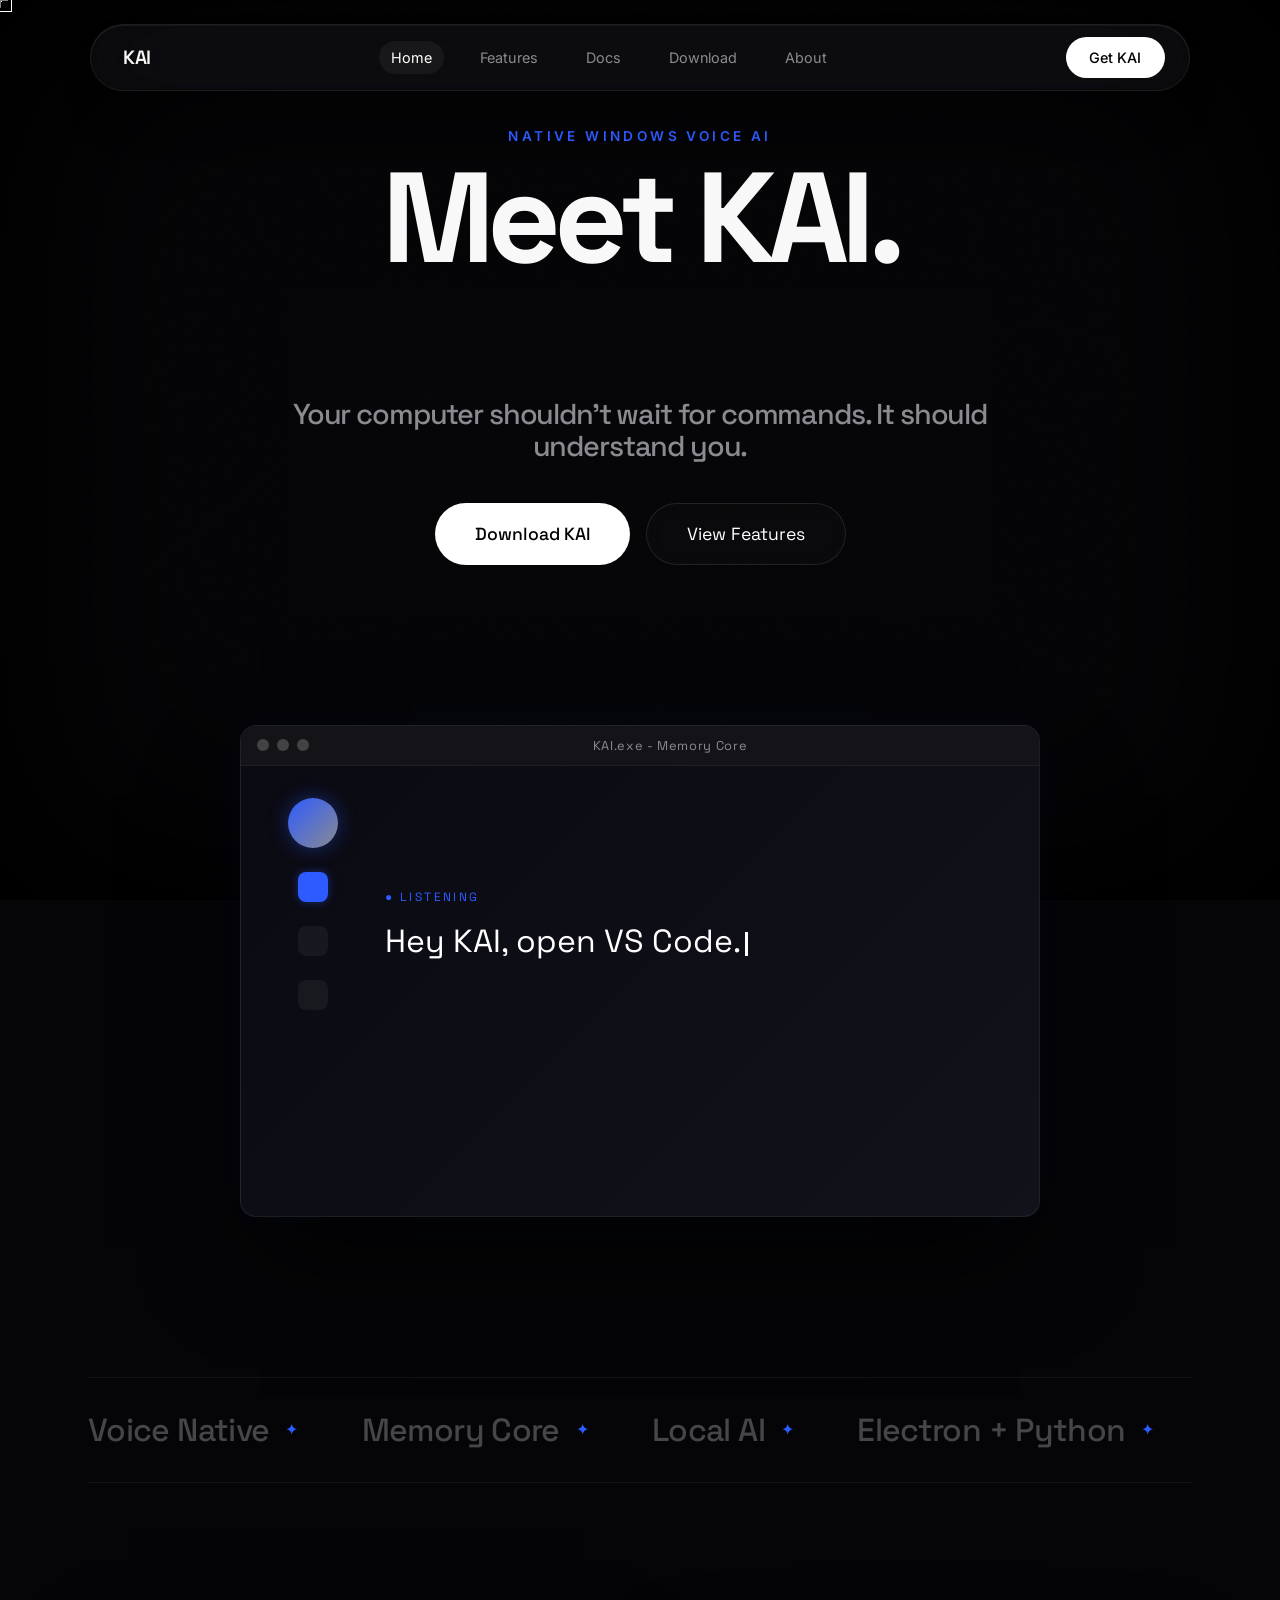
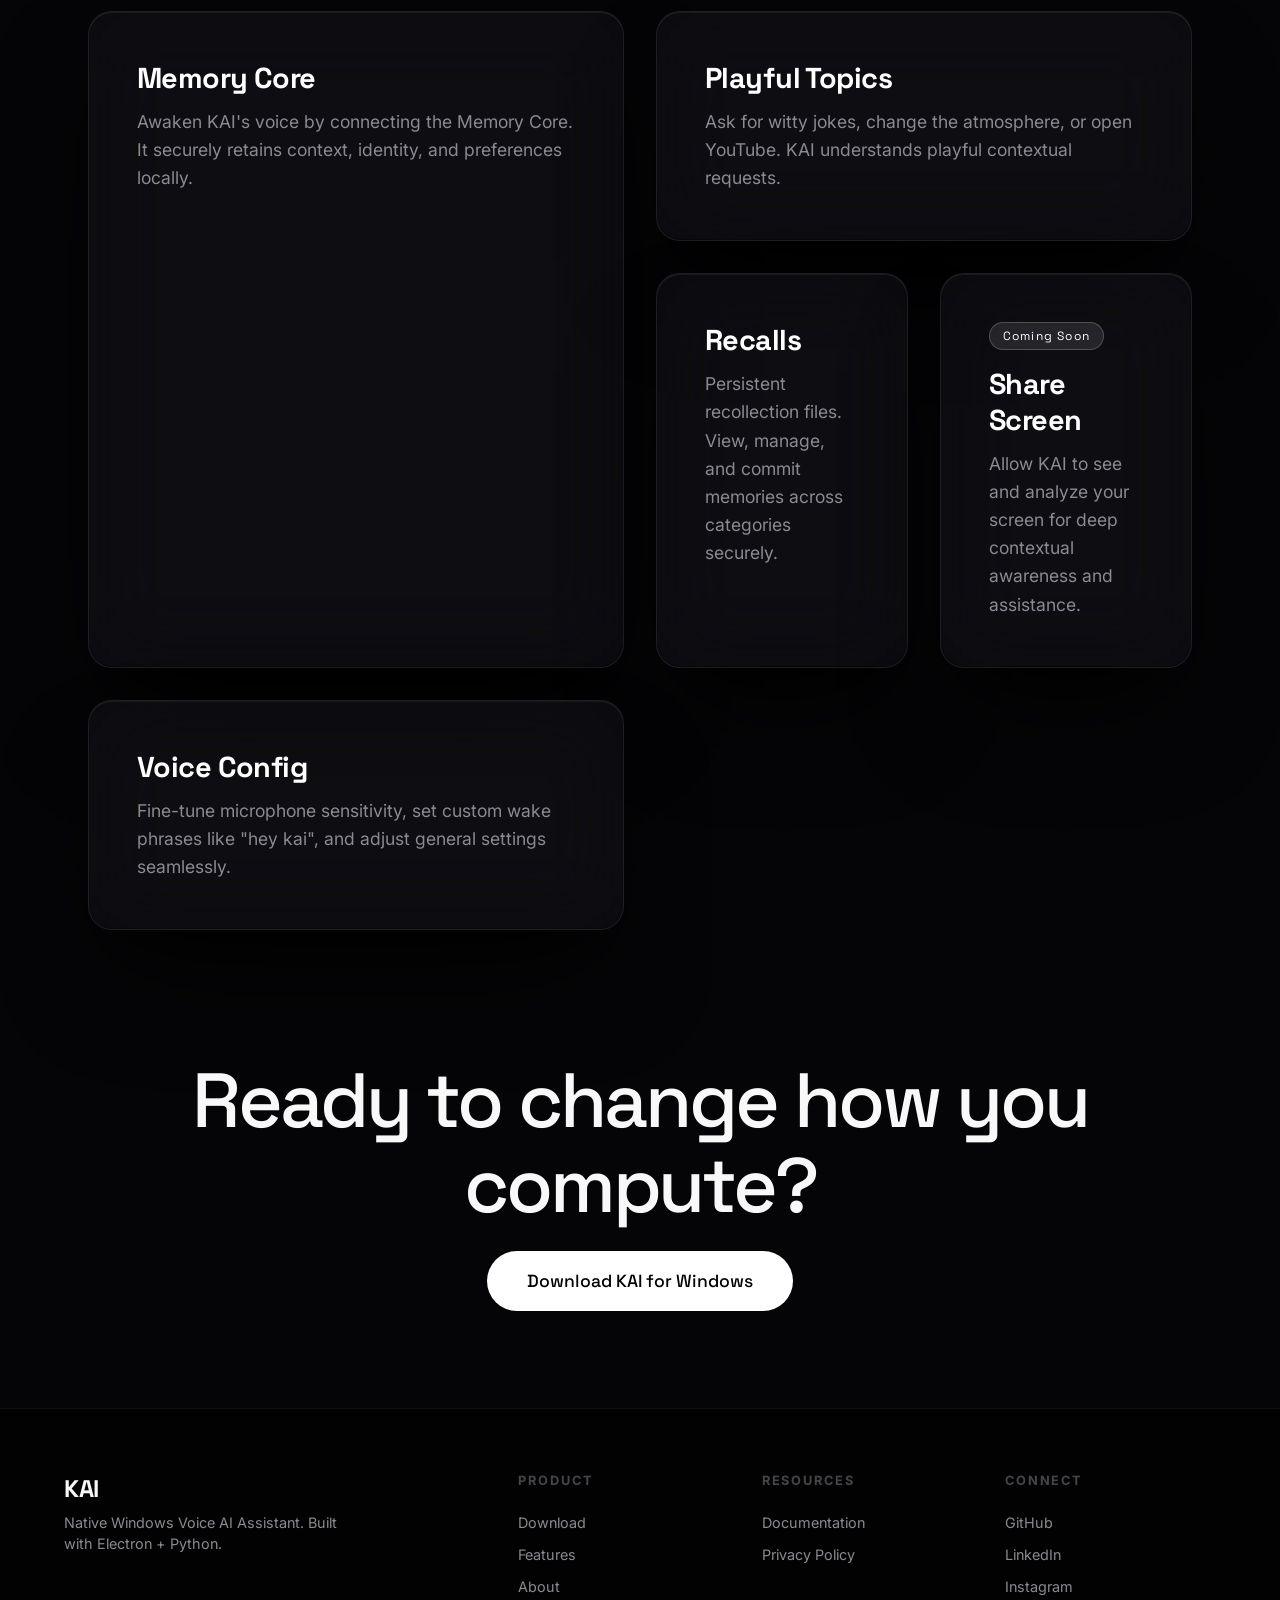
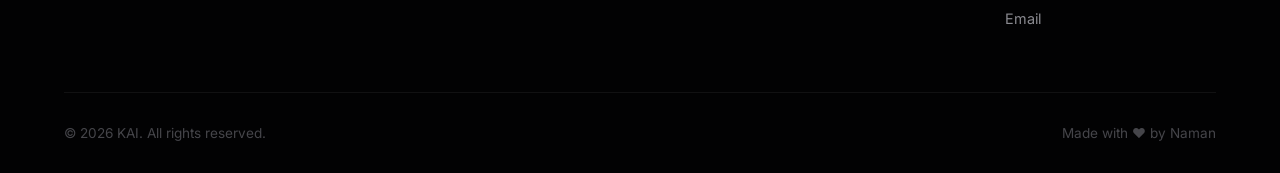
<file: index.html>
<!DOCTYPE html>
<html lang="en">
<head>
<meta charset="UTF-8">
<meta name="viewport" content="width=device-width, initial-scale=1.0">
<title>KAI — Native Windows Voice AI Assistant</title>
<link rel="preconnect" href="https://fonts.googleapis.com">
<link href="https://fonts.googleapis.com/css2?family=Inter:wght@300;400;500;600&family=Space+Grotesk:wght@300;400;500;600;700&display=swap" rel="stylesheet">
<link rel="stylesheet" href="styles.css?v=14">
</head>
<body>
<div class="scroll-progress" id="scroll-progress"></div>
<div class="loader" id="loader">
  <div class="loader-ring"></div>
  <div class="loader-logo">KAI</div>
  <div class="loader-text">Initializing Core</div>
</div>
<div class="page-transition" id="page-transition"></div>

<canvas class="bg-canvas" id="bg-canvas"></canvas>
<div class="grain"></div>
<div class="vignette"></div>

<div class="cursor-reticle"></div><div class="cursor-dot"></div><div class="cursor-cross"></div><div class="cursor-cross v"></div>

<nav class="liquid-glass" id="nav">
  <div class="lg-backdrop"></div><div class="lg-edge"></div>
  <a href="index.html" class="nav-logo">KAI</a>
  <div class="nav-links">
    <a href="index.html" class="nav-link active">Home</a>
    <a href="features.html" class="nav-link">Features</a>
    <a href="docs.html" class="nav-link">Docs</a>
    <a href="download.html" class="nav-link">Download</a>
    <a href="about.html" class="nav-link">About</a>
  </div>
  <a href="download.html" class="nav-cta">Get KAI</a>
</nav>

<main class="page-container">
  <div class="text-center section-spacing">
    <span class="section-label reveal">Native Windows Voice AI</span>
    <h1 class="hero-title split-text">Meet <span class="text-gradient-fun">KAI.</span></h1>
    <div class="hero-waveform reveal reveal-delay-1">
      <div class="wave-bar"></div><div class="wave-bar"></div><div class="wave-bar"></div><div class="wave-bar"></div><div class="wave-bar"></div><div class="wave-bar"></div><div class="wave-bar"></div>
    </div>
    <p class="large-text text-secondary-highlight max-width-800 reveal reveal-delay-2" style="font-size: clamp(1.2rem, 3vw, 1.8rem); margin-bottom: 2.5rem;">
      Your computer shouldn't wait for commands. It should understand you.
    </p>
    <div class="reveal reveal-delay-3" style="display: flex; gap: 1rem; justify-content: center; flex-wrap: wrap;">
      <a href="download.html" class="btn-primary">Download KAI</a>
      <a href="features.html" class="btn-secondary">View Features</a>
    </div>
  </div>

  <div class="reveal-scale section-spacing live-preview-wrapper">
    <div class="live-preview">
      <div class="lp-header">
        <div class="lp-dot"></div><div class="lp-dot"></div><div class="lp-dot"></div>
        <div class="lp-title">KAI.exe - Memory Core</div>
      </div>
      <div class="lp-body">
        <div class="lp-sidebar">
          <div class="lp-avatar"></div>
          <div class="lp-nav-icon active"></div>
          <div class="lp-nav-icon"></div>
          <div class="lp-nav-icon"></div>
        </div>
        <div class="lp-main">
          <div class="lp-status">● Listening</div>
          <div class="lp-text"></div>
          <div class="lp-waveform">
            <div class="lp-bar"></div><div class="lp-bar"></div><div class="lp-bar"></div><div class="lp-bar"></div><div class="lp-bar"></div><div class="lp-bar"></div><div class="lp-bar"></div><div class="lp-bar"></div><div class="lp-bar"></div><div class="lp-bar"></div>
          </div>
        </div>
      </div>
    </div>
  </div>

  <div class="marquee">
    <div class="marquee-content">
      <div class="marquee-item">Voice Native</div><div class="marquee-item">Memory Core</div><div class="marquee-item">Local AI</div><div class="marquee-item">Electron + Python</div><div class="marquee-item">Windows 10/11</div>
      <div class="marquee-item">Voice Native</div><div class="marquee-item">Memory Core</div><div class="marquee-item">Local AI</div><div class="marquee-item">Electron + Python</div><div class="marquee-item">Windows 10/11</div>
    </div>
  </div>

  <div class="bento-grid">
    <div class="bento-item reveal-pop">
      <div class="liquid-glass glass-card"><div class="lg-backdrop"></div><div class="lg-edge"></div>
        <h3>Memory Core</h3>
        <p>Awaken KAI's voice by connecting the Memory Core. It securely retains context, identity, and preferences locally.</p>
      </div>
    </div>
    <div class="bento-item reveal-pop reveal-delay-1">
      <div class="liquid-glass glass-card"><div class="lg-backdrop"></div><div class="lg-edge"></div>
        <h3>Playful Topics</h3>
        <p>Ask for witty jokes, change the atmosphere, or open YouTube. KAI understands playful contextual requests.</p>
      </div>
    </div>
    <div class="bento-item reveal-pop reveal-delay-2">
      <div class="liquid-glass glass-card"><div class="lg-backdrop"></div><div class="lg-edge"></div>
        <h3>Recalls</h3>
        <p>Persistent recollection files. View, manage, and commit memories across categories securely.</p>
      </div>
    </div>
    <div class="bento-item reveal-pop reveal-delay-3">
      <div class="liquid-glass glass-card"><div class="lg-backdrop"></div><div class="lg-edge"></div>
        <span class="coming-soon-tag">Coming Soon</span>
        <h3>Share Screen</h3>
        <p>Allow KAI to see and analyze your screen for deep contextual awareness and assistance.</p>
      </div>
    </div>
    <div class="bento-item reveal-pop">
      <div class="liquid-glass glass-card"><div class="lg-backdrop"></div><div class="lg-edge"></div>
        <h3>Voice Config</h3>
        <p>Fine-tune microphone sensitivity, set custom wake phrases like "hey kai", and adjust general settings seamlessly.</p>
      </div>
    </div>
  </div>

  <div class="text-center reveal">
    <h2 class="large-text">Ready to change how you compute?</h2>
    <a href="download.html" class="btn-primary">Download KAI for Windows</a>
  </div>
</main>

<footer>
  <div class="footer-grid">
    <div class="footer-brand"><h4>KAI</h4><p>Native Windows Voice AI Assistant. Built with Electron + Python.</p></div>
    <div class="footer-col"><h5>Product</h5><ul><li><a href="download.html">Download</a></li><li><a href="features.html">Features</a></li><li><a href="about.html">About</a></li></ul></div>
    <div class="footer-col"><h5>Resources</h5><ul><li><a href="docs.html">Documentation</a></li><li><a href="privacy.html">Privacy Policy</a></li></ul></div>
    <div class="footer-col"><h5>Connect</h5><ul>
      <li><a href="https://github.com/Naman-Aggarwal-dev" target="_blank">GitHub</a></li>
      <li><a href="https://www.linkedin.com/in/naman-aggarwal-3a08b0307/" target="_blank">LinkedIn</a></li>
      <li><a href="https://www.instagram.com/naman_aggarwall/" target="_blank">Instagram</a></li>
      <li><a href="mailto:namansingla8371@gmail.com">Email</a></li>
    </ul></div>
  </div>
  <div class="footer-bottom"><p>© 2026 KAI. All rights reserved.</p><p>Made with ❤️ by Naman</p></div>
</footer>

<script src="app.js?v=14"></script>
</body>
</html>
</file>
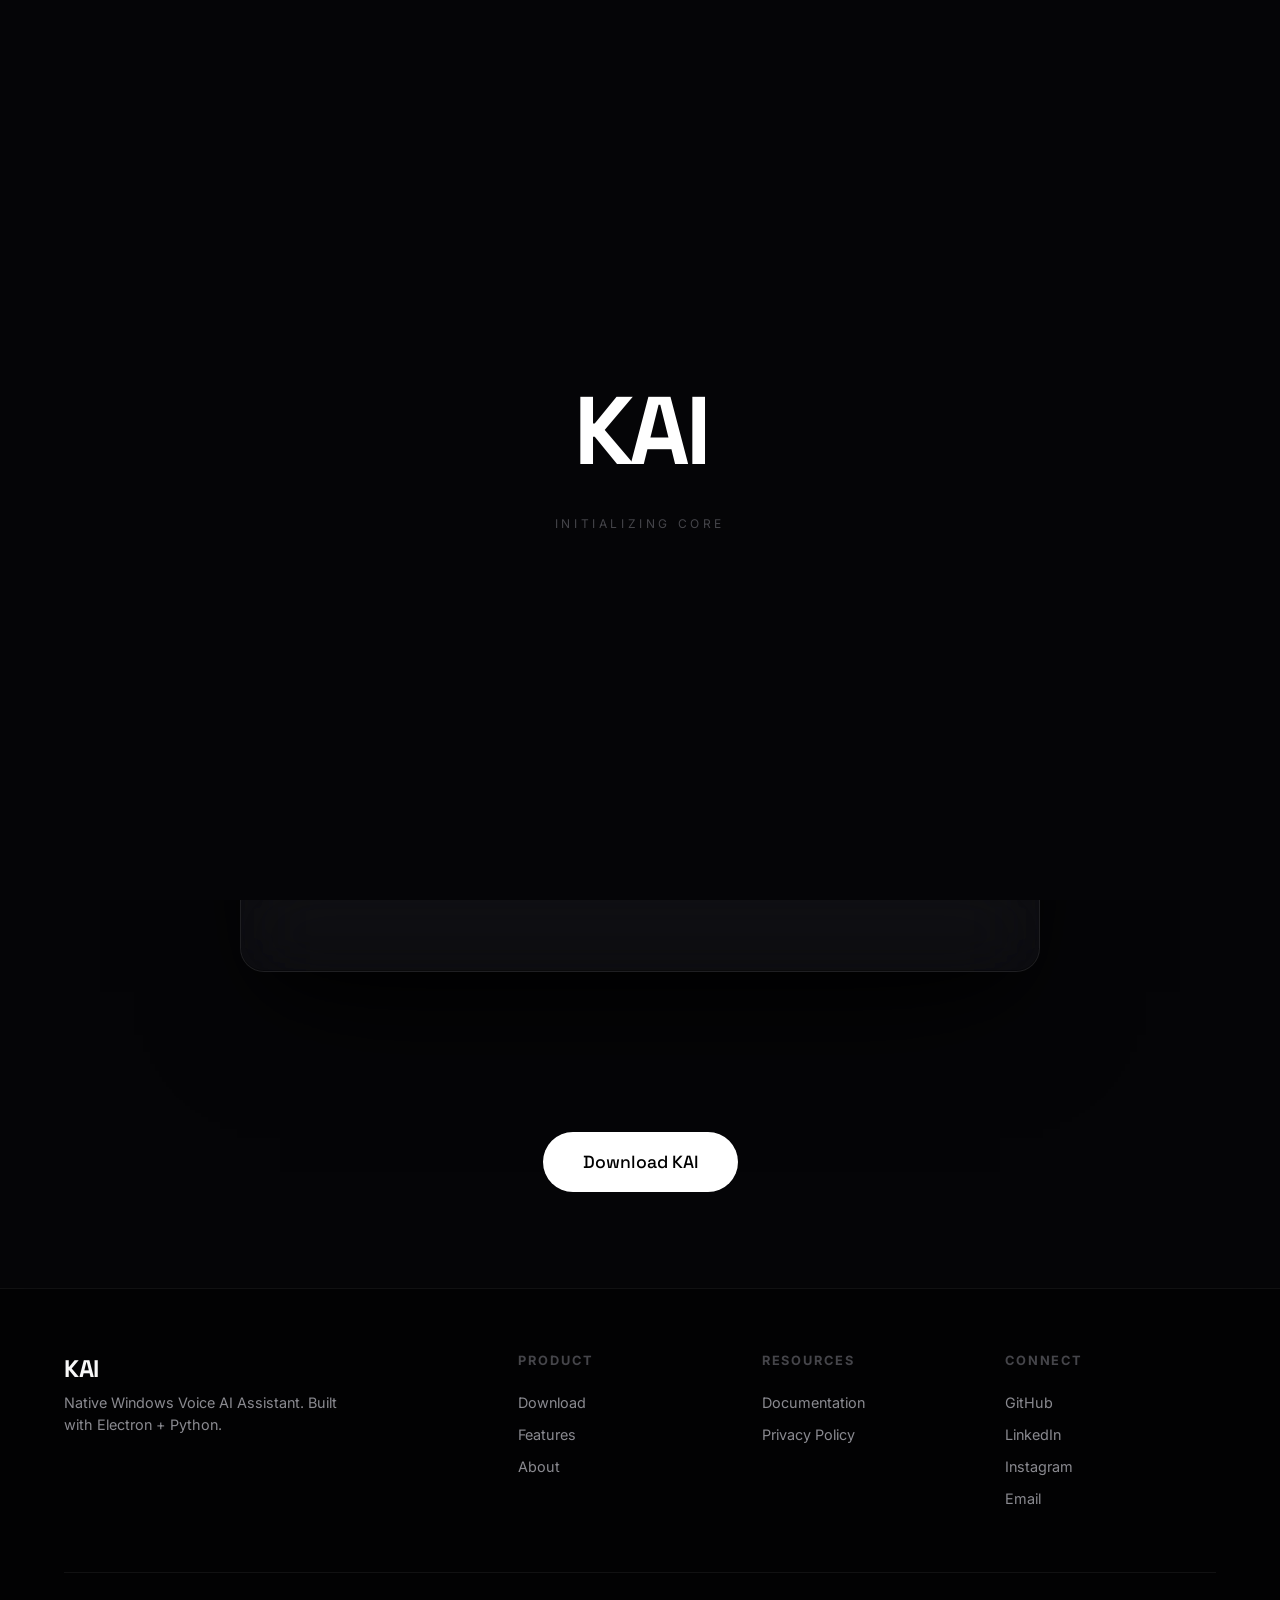
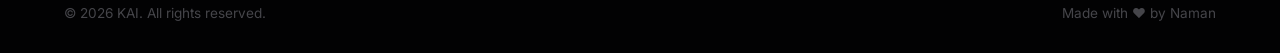
<file: about.html>
<!DOCTYPE html>
<html lang="en">
<head>
<meta charset="UTF-8">
<meta name="viewport" content="width=device-width, initial-scale=1.0">
<title>About — KAI</title>
<link rel="preconnect" href="https://fonts.googleapis.com">
<link href="https://fonts.googleapis.com/css2?family=Inter:wght@300;400;500;600&family=Space+Grotesk:wght@300;400;500;600;700&display=swap" rel="stylesheet">
<link rel="stylesheet" href="styles.css?v=10">
</head>
<body>

<div class="loader" id="loader">
  <div class="loader-logo">KAI</div>
  <div class="loader-bar-container"><div class="loader-bar"></div></div>
  <div class="loader-text">Initializing Core</div>
</div>
<div class="page-transition" id="page-transition"></div>

<canvas class="bg-canvas" id="bg-canvas"></canvas>
<div class="grain"></div>
<div class="vignette"></div>

<div class="cursor-reticle"></div>
<div class="cursor-dot"></div>
<div class="cursor-cross"></div>
<div class="cursor-cross v"></div>

<nav class="liquid-glass" id="nav">
  <div class="lg-backdrop"></div><div class="lg-edge"></div>
  <a href="index.html" class="nav-logo">KAI</a>
  <div class="nav-links">
    <a href="index.html" class="nav-link">Home</a>
    <a href="features.html" class="nav-link">Features</a>
    <a href="docs.html" class="nav-link">Docs</a>
    <a href="download.html" class="nav-link">Download</a>
    <a href="about.html" class="nav-link active">About</a>
  </div>
  <a href="download.html" class="nav-cta">Get KAI</a>
</nav>

<main class="page-container">
  <div class="text-center section-spacing">
    <span class="section-label reveal">Philosophy</span>
    <h1 class="large-text split-text">Your desktop deserves a better assistant.</h1>
  </div>

  <div class="max-width-800 section-spacing">
    <div class="reveal">
      <div class="liquid-glass glass-card">
        <div class="lg-backdrop"></div><div class="lg-edge"></div>
        <p class="paragraph-text" style="color: var(--text-primary); font-size: 1.4rem; margin-bottom: 1.5rem;">
          KAI is not a chatbot. KAI is not a web application.
        </p>
        <p class="paragraph-text">
          We believe AI should live where you work—not in a browser tab. For too long, digital assistants have been locked behind search engines or confined to mobile devices. KAI breaks that mold.
        </p>
        <p class="paragraph-text">
          Built with Electron and Python, KAI is installed directly on Windows to provide a native, voice-first experience. Unlike cloud-based assistants, KAI is designed to understand your system, manage your files, and control your applications through natural conversation.
        </p>
        <p class="paragraph-text">
          We are dedicated to building companionship, intelligence, and presence, wrapped in a minimal interface that gets out of your way. This is just the beginning.
        </p>
      </div>
    </div>
  </div>

  <div class="text-center reveal">
    <a href="download.html" class="btn-primary">Download KAI</a>
  </div>
</main>

<footer>
  <div class="footer-grid">
    <div class="footer-brand">
      <h4>KAI</h4>
      <p>Native Windows Voice AI Assistant. Built with Electron + Python.</p>
    </div>
    <div class="footer-col">
      <h5>Product</h5>
      <ul>
        <li><a href="download.html">Download</a></li>
        <li><a href="features.html">Features</a></li>
        <li><a href="about.html">About</a></li>
      </ul>
    </div>
    <div class="footer-col">
      <h5>Resources</h5>
      <ul>
        <li><a href="docs.html">Documentation</a></li>
        <li><a href="privacy.html">Privacy Policy</a></li>
      </ul>
    </div>
    <div class="footer-col">
      <h5>Connect</h5>
      <ul>
        <li><a href="https://github.com/Naman-Aggarwal-dev" target="_blank">GitHub</a></li>
        <li><a href="https://www.linkedin.com/in/naman-aggarwal-3a08b0307/" target="_blank">LinkedIn</a></li>
        <li><a href="https://www.instagram.com/naman_aggarwall/" target="_blank">Instagram</a></li>
        <li><a href="mailto:namansingla8371@gmail.com">Email</a></li>
      </ul>
    </div>
  </div>
  <div class="footer-bottom">
    <p>© 2026 KAI. All rights reserved.</p>
    <p>Made with ❤️ by Naman</p>
  </div>
</footer>

<script src="app.js?v=10"></script>
</body>
</html>
</file>
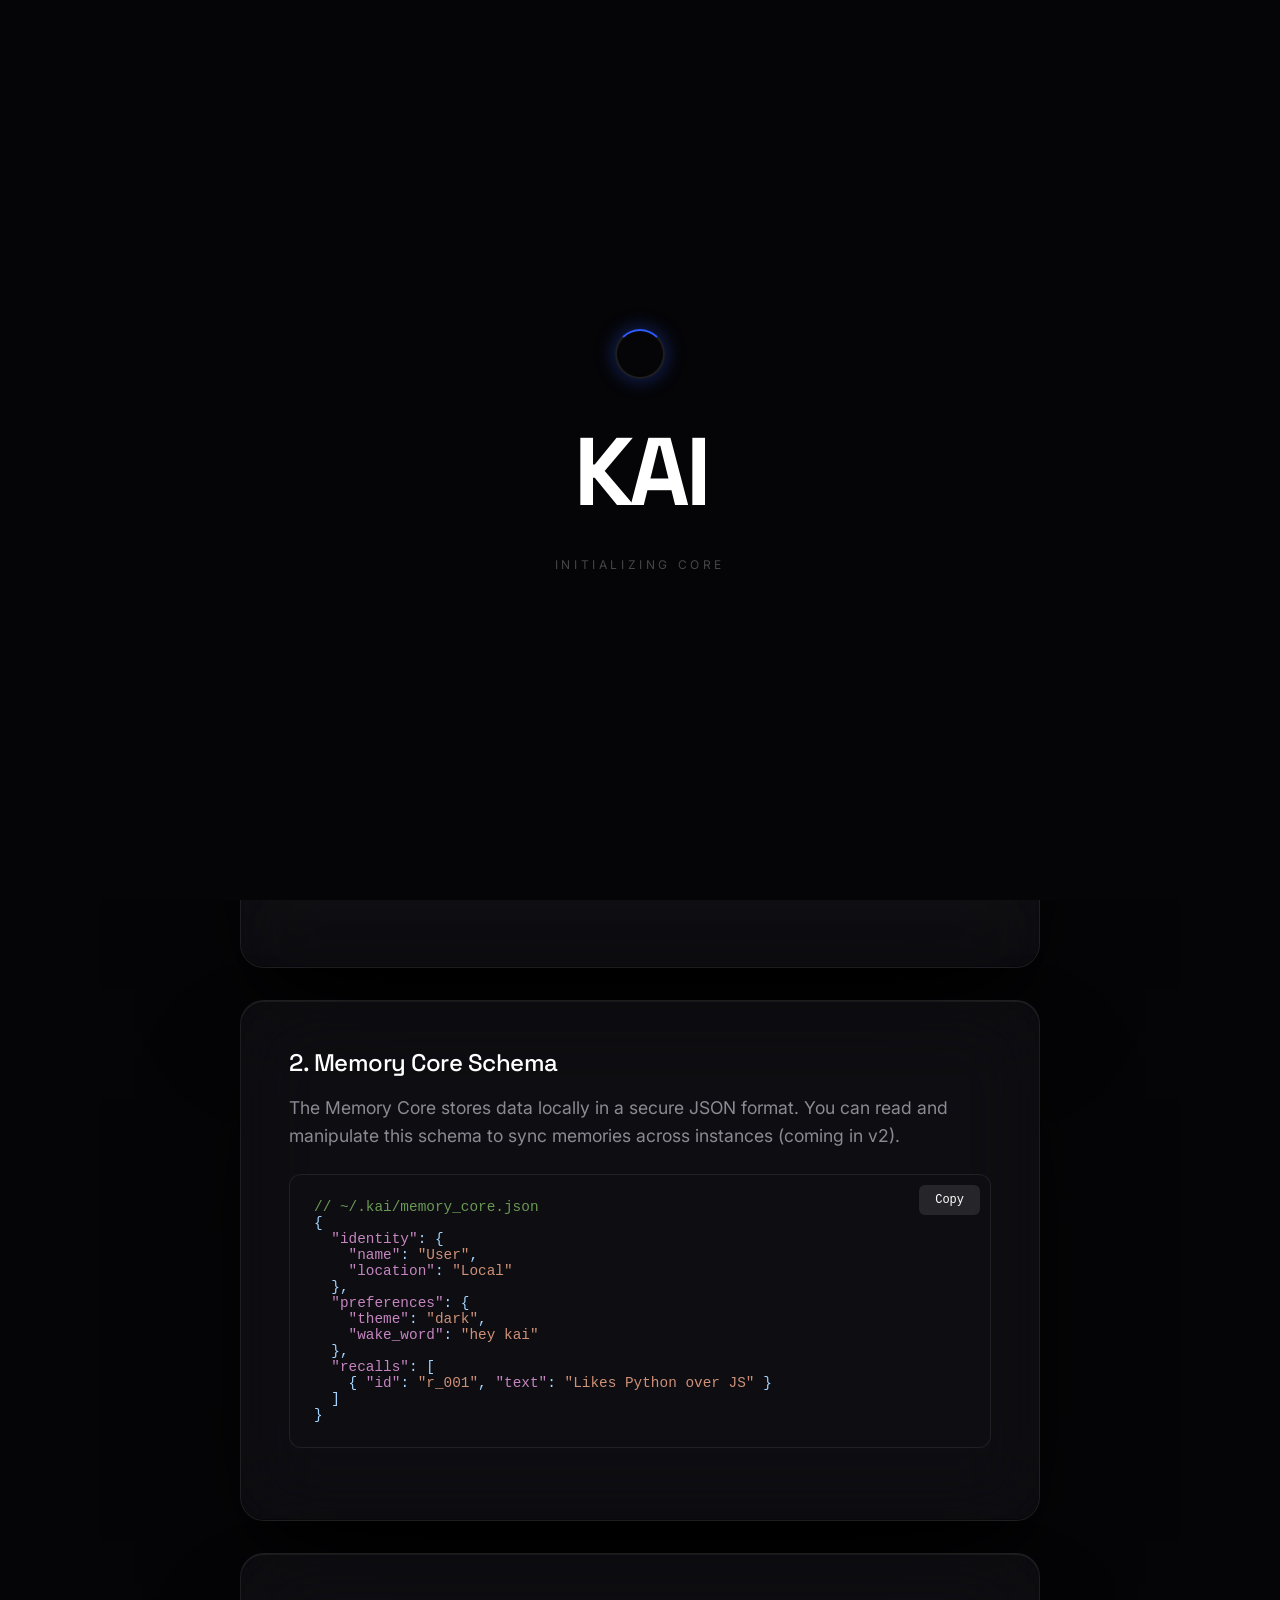
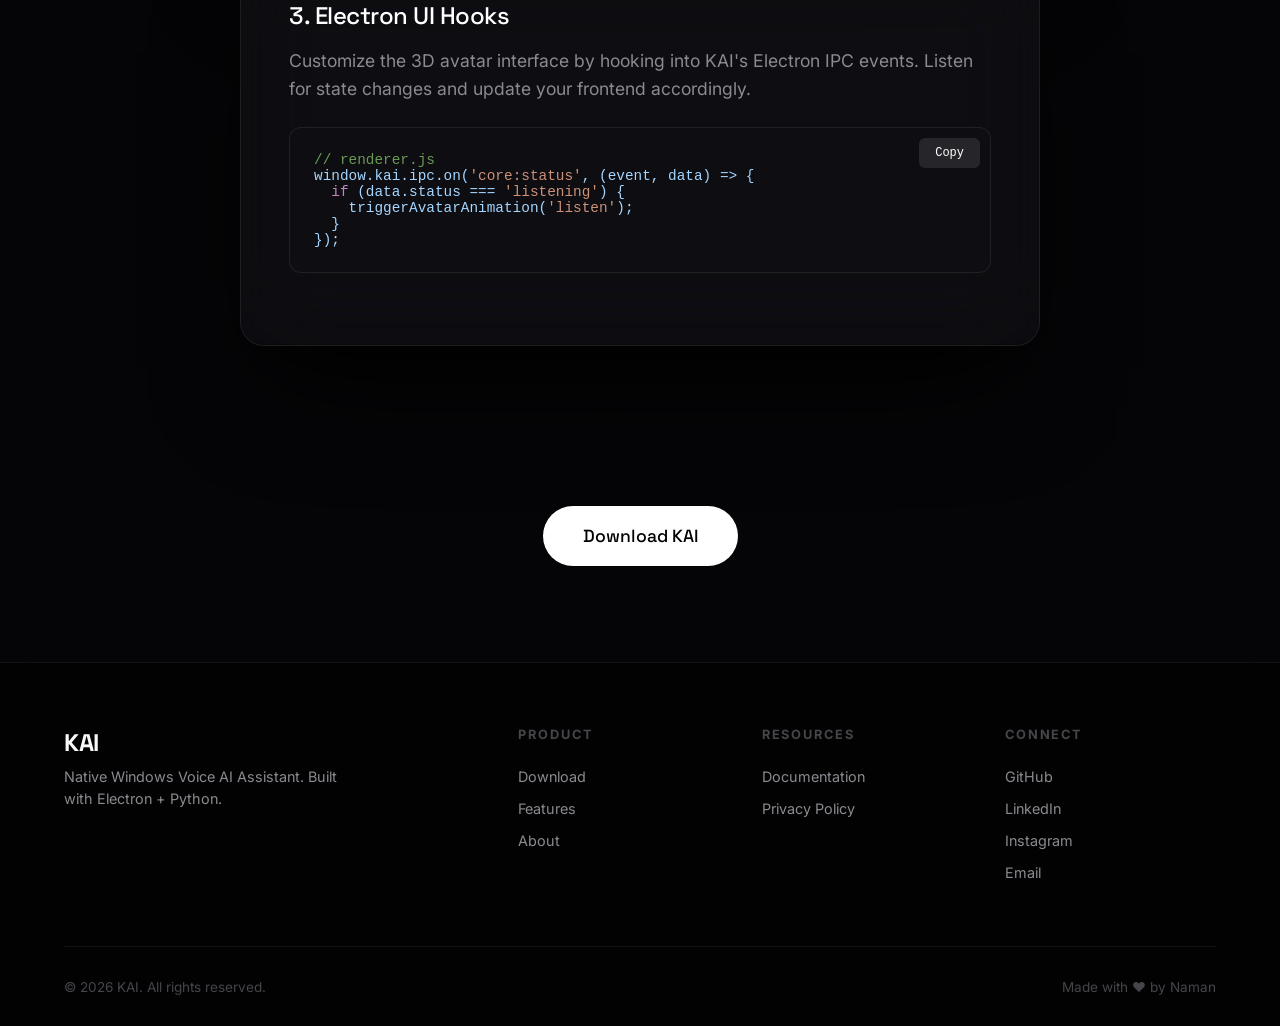
<file: docs.html>
<!DOCTYPE html>
<html lang="en">
<head>
<meta charset="UTF-8">
<meta name="viewport" content="width=device-width, initial-scale=1.0">
<title>Documentation — KAI</title>
<link rel="preconnect" href="https://fonts.googleapis.com">
<link href="https://fonts.googleapis.com/css2?family=Inter:wght@300;400;500;600&family=Space+Grotesk:wght@300;400;500;600;700&display=swap" rel="stylesheet">
<link rel="stylesheet" href="styles.css?v=14">
</head>
<body>
<div class="scroll-progress" id="scroll-progress"></div>
<div class="loader" id="loader"><div class="loader-ring"></div><div class="loader-logo">KAI</div><div class="loader-text">Initializing Core</div></div>
<div class="page-transition" id="page-transition"></div>
<canvas class="bg-canvas" id="bg-canvas"></canvas><div class="grain"></div><div class="vignette"></div>
<div class="cursor-reticle"></div><div class="cursor-dot"></div><div class="cursor-cross"></div><div class="cursor-cross v"></div>

<nav class="liquid-glass" id="nav">
  <div class="lg-backdrop"></div><div class="lg-edge"></div>
  <a href="index.html" class="nav-logo">KAI</a>
  <div class="nav-links">
    <a href="index.html" class="nav-link">Home</a>
    <a href="features.html" class="nav-link">Features</a>
    <a href="docs.html" class="nav-link active">Docs</a>
    <a href="download.html" class="nav-link">Download</a>
    <a href="about.html" class="nav-link">About</a>
  </div>
  <a href="download.html" class="nav-cta">Get KAI</a>
</nav>

<main class="page-container">
  <div class="text-center section-spacing">
    <span class="section-label reveal">Documentation</span>
    <h1 class="large-text split-text">Build with KAI.</h1>
    <p class="paragraph-text max-width-700 reveal reveal-delay-2">Everything you need to integrate, control, and extend the KAI Memory Core and Voice Interface.</p>
  </div>

  <div class="max-width-800 section-spacing">
    <div class="reveal">
      <div class="liquid-glass glass-card"><div class="lg-backdrop"></div><div class="lg-edge"></div>
        <h3 class="medium-text" style="font-size: 1.5rem; margin-bottom: 1rem;">1. Python Backend API</h3>
        <p class="paragraph-text">KAI's backend runs on Python, allowing you to intercept voice intents and trigger custom scripts. Use the <code style="color: #fff; background: rgba(255,255,255,0.1); padding: 0.2rem 0.4rem; border-radius: 4px;">kai.api</code> module to register custom commands.</p>
        
        <div class="code-block">
          <button class="copy-btn">Copy</button>
          <pre><span class="code-key">import</span> kai.api

<span class="code-comment"># Register a custom voice command</span>
<span class="code-key">def</span> <span class="code-fn">handle_custom_command</span>(intent, entities):
    print(<span class="code-str">f"Received intent: {intent}"</span>)
    <span class="code-key">return</span> <span class="code-str">"Command executed successfully"</span>

kai.api.register_command(
    intent=<span class="code-str">"change_background"</span>,
    callback=handle_custom_command
)</pre>
        </div>
      </div>
    </div>

    <div class="reveal" style="margin-top: 2rem;">
      <div class="liquid-glass glass-card"><div class="lg-backdrop"></div><div class="lg-edge"></div>
        <h3 class="medium-text" style="font-size: 1.5rem; margin-bottom: 1rem;">2. Memory Core Schema</h3>
        <p class="paragraph-text">The Memory Core stores data locally in a secure JSON format. You can read and manipulate this schema to sync memories across instances (coming in v2).</p>
        
        <div class="code-block">
          <button class="copy-btn">Copy</button>
          <pre><span class="code-comment">// ~/.kai/memory_core.json</span>
{
  <span class="code-key">"identity"</span>: {
    <span class="code-key">"name"</span>: <span class="code-str">"User"</span>,
    <span class="code-key">"location"</span>: <span class="code-str">"Local"</span>
  },
  <span class="code-key">"preferences"</span>: {
    <span class="code-key">"theme"</span>: <span class="code-str">"dark"</span>,
    <span class="code-key">"wake_word"</span>: <span class="code-str">"hey kai"</span>
  },
  <span class="code-key">"recalls"</span>: [
    { <span class="code-key">"id"</span>: <span class="code-str">"r_001"</span>, <span class="code-key">"text"</span>: <span class="code-str">"Likes Python over JS"</span> }
  ]
}</pre>
        </div>
      </div>
    </div>

    <div class="reveal" style="margin-top: 2rem;">
      <div class="liquid-glass glass-card"><div class="lg-backdrop"></div><div class="lg-edge"></div>
        <h3 class="medium-text" style="font-size: 1.5rem; margin-bottom: 1rem;">3. Electron UI Hooks</h3>
        <p class="paragraph-text">Customize the 3D avatar interface by hooking into KAI's Electron IPC events. Listen for state changes and update your frontend accordingly.</p>
        
        <div class="code-block">
          <button class="copy-btn">Copy</button>
          <pre><span class="code-comment">// renderer.js</span>
window.kai.ipc.on(<span class="code-str">'core:status'</span>, (event, data) => {
  <span class="code-key">if</span> (data.status === <span class="code-str">'listening'</span>) {
    triggerAvatarAnimation(<span class="code-str">'listen'</span>);
  }
});</pre>
        </div>
      </div>
    </div>
  </div>

  <div class="text-center reveal"><a href="download.html" class="btn-primary">Download KAI</a></div>
</main>

<footer>
  <div class="footer-grid">
    <div class="footer-brand"><h4>KAI</h4><p>Native Windows Voice AI Assistant. Built with Electron + Python.</p></div>
    <div class="footer-col"><h5>Product</h5><ul><li><a href="download.html">Download</a></li><li><a href="features.html">Features</a></li><li><a href="about.html">About</a></li></ul></div>
    <div class="footer-col"><h5>Resources</h5><ul><li><a href="docs.html">Documentation</a></li><li><a href="privacy.html">Privacy Policy</a></li></ul></div>
    <div class="footer-col"><h5>Connect</h5><ul>
      <li><a href="https://github.com/Naman-Aggarwal-dev" target="_blank">GitHub</a></li>
      <li><a href="https://www.linkedin.com/in/naman-aggarwal-3a08b0307/" target="_blank">LinkedIn</a></li>
      <li><a href="https://www.instagram.com/naman_aggarwall/" target="_blank">Instagram</a></li>
      <li><a href="mailto:namansingla8371@gmail.com">Email</a></li>
    </ul></div>
  </div>
  <div class="footer-bottom"><p>© 2026 KAI. All rights reserved.</p><p>Made with ❤️ by Naman</p></div>
</footer>

<script src="app.js?v=14"></script>
</body>
</html>
</file>
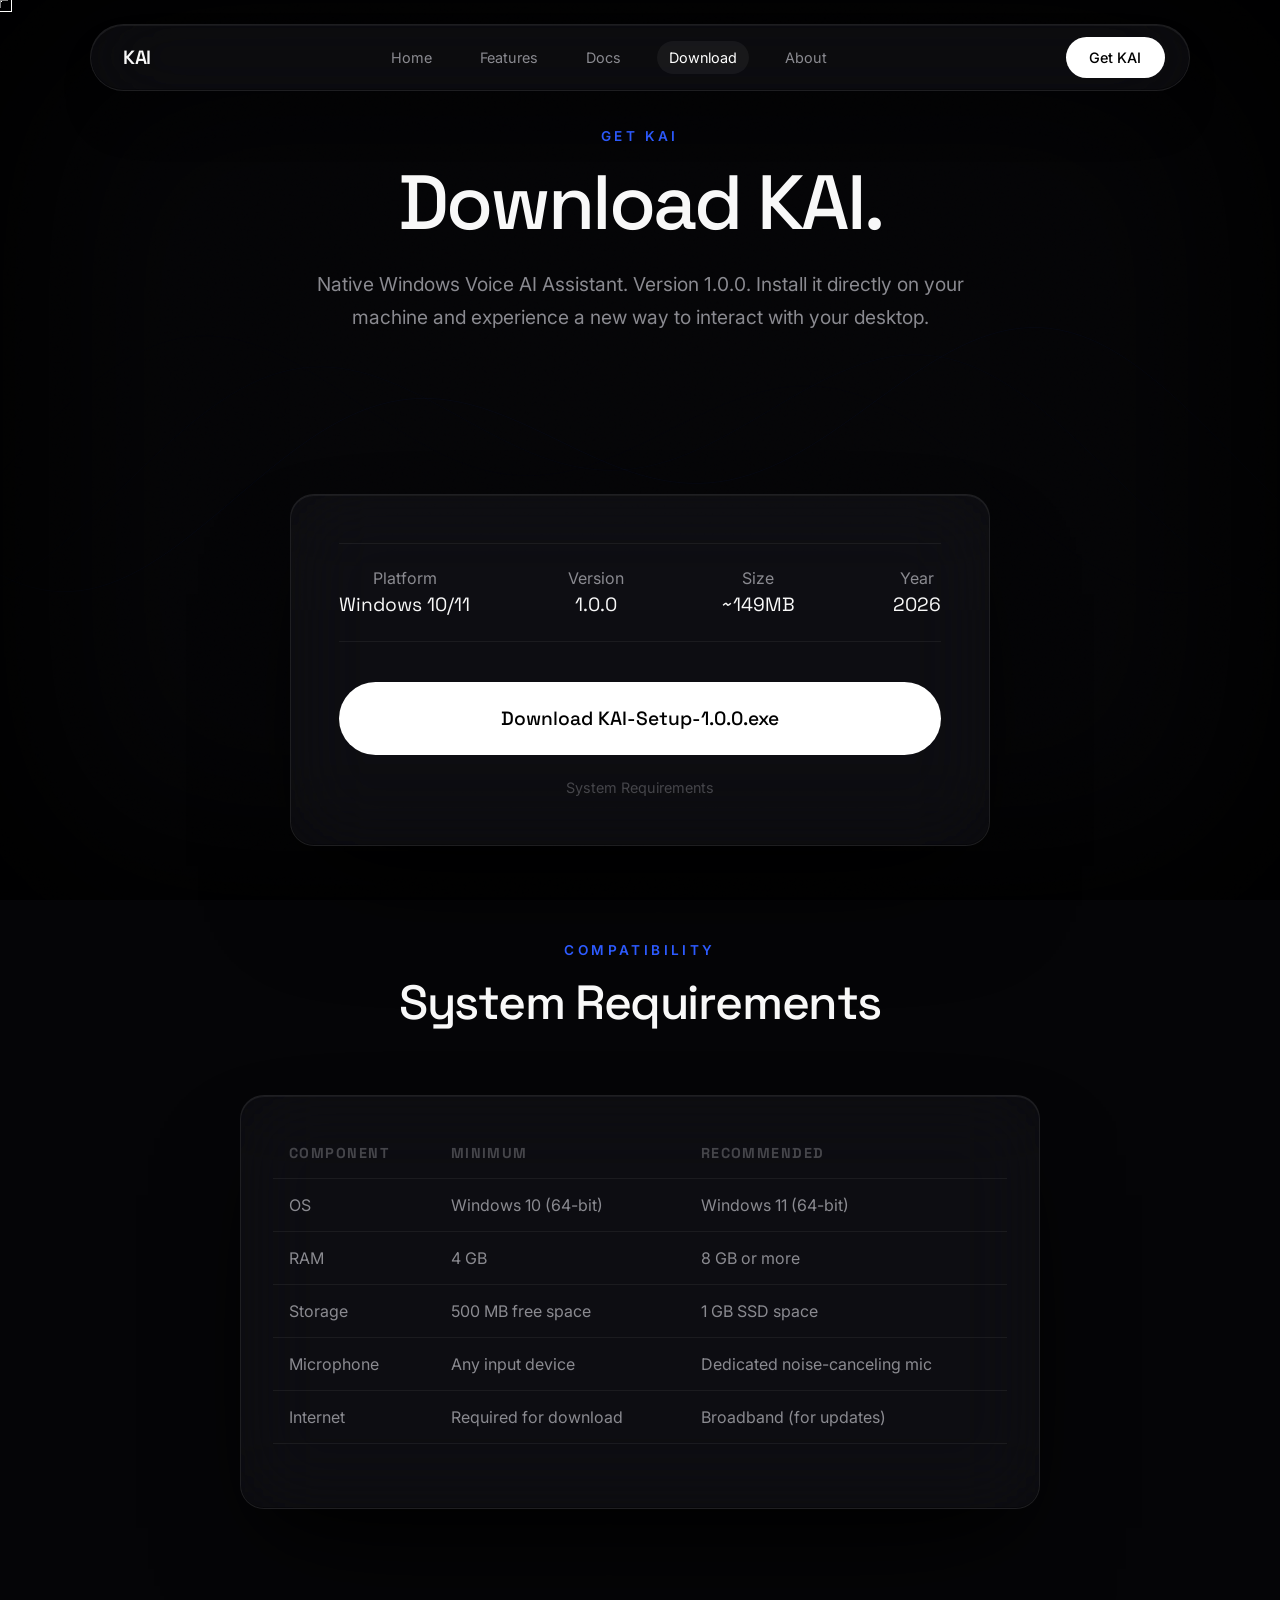
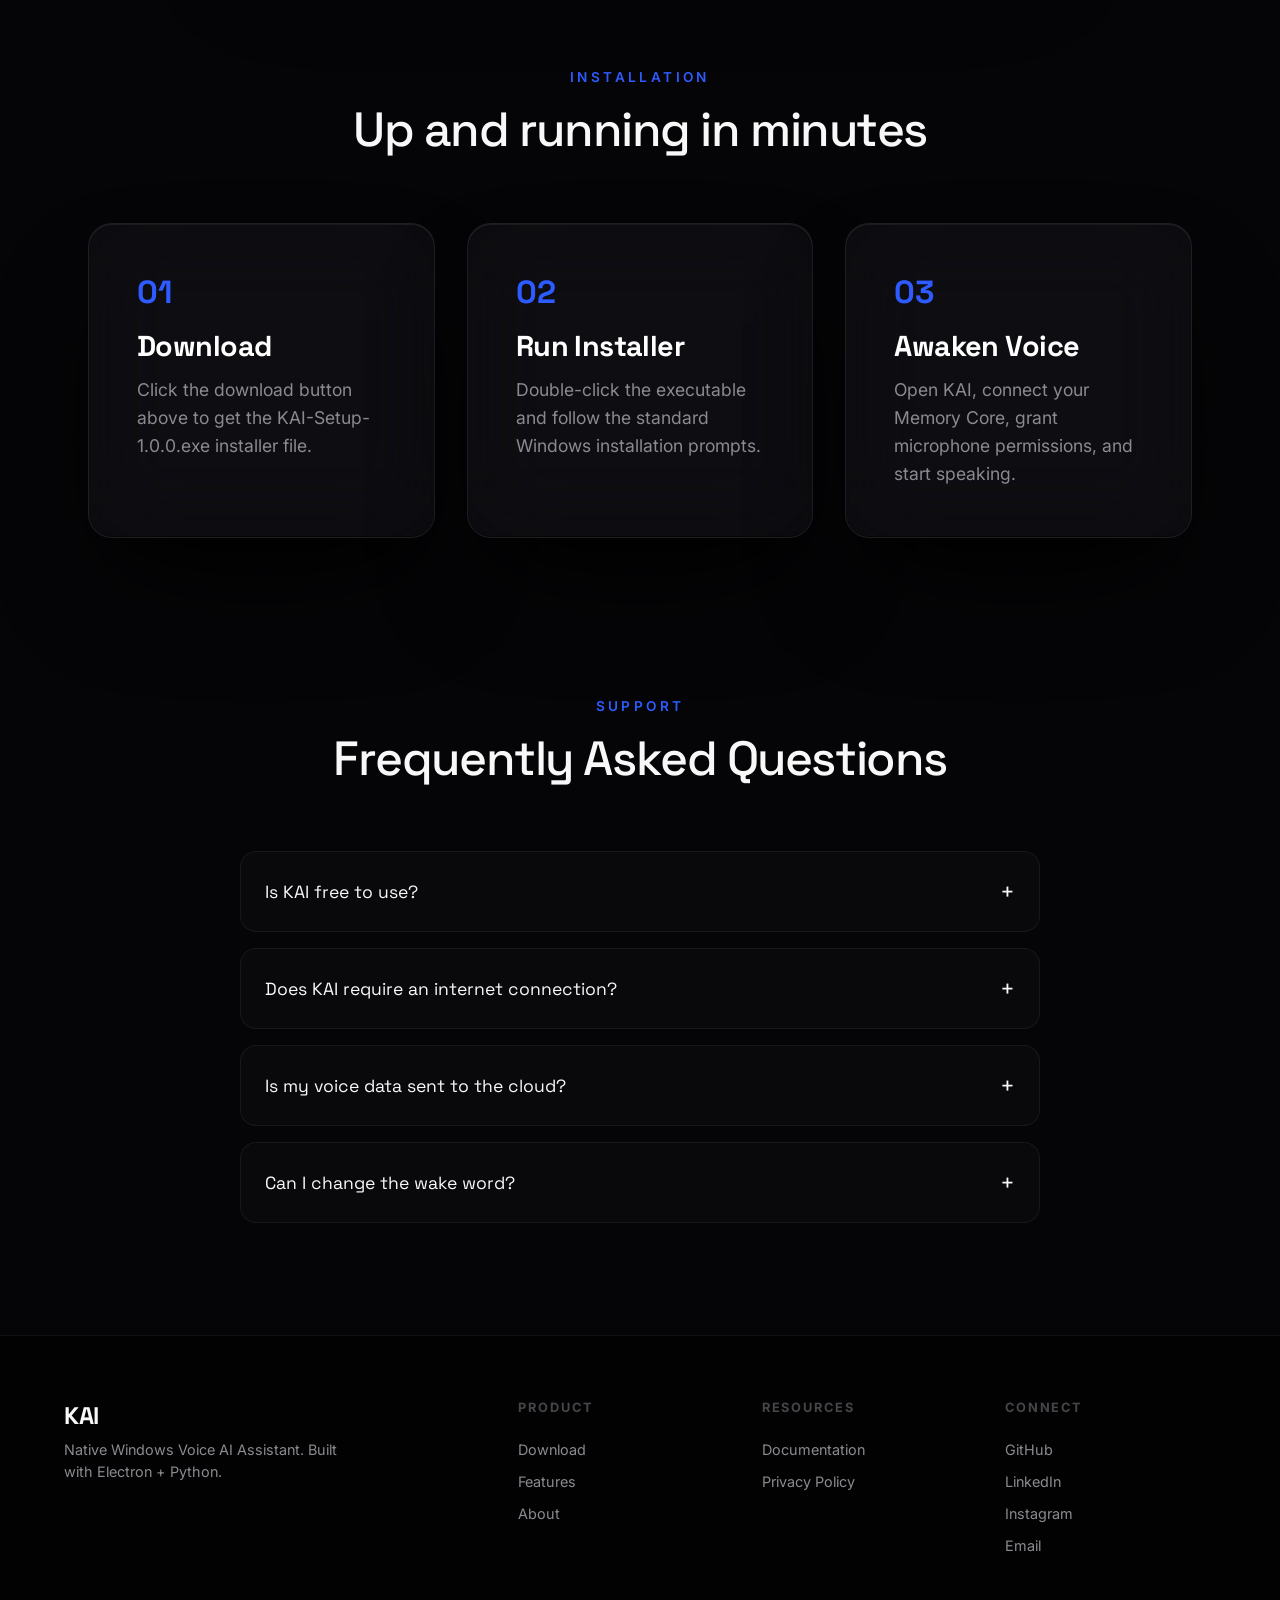
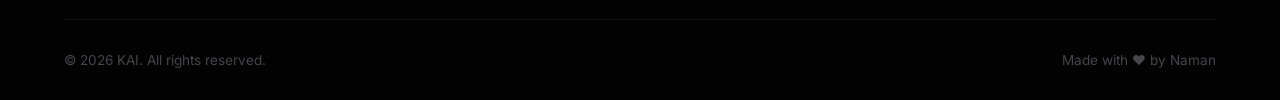
<file: download.html>
<!DOCTYPE html>
<html lang="en">
<head>
<meta charset="UTF-8">
<meta name="viewport" content="width=device-width, initial-scale=1.0">
<title>Download — KAI</title>
<link rel="preconnect" href="https://fonts.googleapis.com">
<link href="https://fonts.googleapis.com/css2?family=Inter:wght@300;400;500;600&family=Space+Grotesk:wght@300;400;500;600;700&display=swap" rel="stylesheet">
<link rel="stylesheet" href="styles.css?v=14">
</head>
<body>
<div class="scroll-progress" id="scroll-progress"></div>
<div class="loader" id="loader"><div class="loader-ring"></div><div class="loader-logo">KAI</div><div class="loader-text">Initializing Core</div></div>
<div class="page-transition" id="page-transition"></div>
<canvas class="bg-canvas" id="bg-canvas"></canvas><div class="grain"></div><div class="vignette"></div>
<div class="cursor-reticle"></div><div class="cursor-dot"></div><div class="cursor-cross"></div><div class="cursor-cross v"></div>

<nav class="liquid-glass" id="nav">
  <div class="lg-backdrop"></div><div class="lg-edge"></div>
  <a href="index.html" class="nav-logo">KAI</a>
  <div class="nav-links">
    <a href="index.html" class="nav-link">Home</a>
    <a href="features.html" class="nav-link">Features</a>
    <a href="docs.html" class="nav-link">Docs</a>
    <a href="download.html" class="nav-link active">Download</a>
    <a href="about.html" class="nav-link">About</a>
  </div>
  <a href="download.html" class="nav-cta">Get KAI</a>
</nav>

<main class="page-container">
  <div class="text-center section-spacing">
    <span class="section-label reveal">Get KAI</span>
    <h1 class="large-text split-text">Download KAI.</h1>
    <p class="paragraph-text max-width-700 reveal reveal-delay-2">Native Windows Voice AI Assistant. Version 1.0.0. Install it directly on your machine and experience a new way to interact with your desktop.</p>
  </div>

  <div class="reveal" style="max-width: 700px; margin: 0 auto 6rem auto;">
    <div class="liquid-glass glass-card" style="padding: 3rem; text-align: center;">
      <div class="lg-backdrop"></div><div class="lg-edge"></div>
      <div style="display: flex; justify-content: space-between; margin-bottom: 2.5rem; color: var(--text-secondary); font-size: 1rem; border-top: 1px solid var(--border-subtle); border-bottom: 1px solid var(--border-subtle); padding: 1.5rem 0;">
        <div class="meta-item">Platform <span style="display: block; color: var(--text-primary); margin-top: 0.25rem; font-family: var(--font-display); font-size: 1.2rem;">Windows 10/11</span></div>
        <div class="meta-item">Version <span style="display: block; color: var(--text-primary); margin-top: 0.25rem; font-family: var(--font-display); font-size: 1.2rem;">1.0.0</span></div>
        <div class="meta-item">Size <span style="display: block; color: var(--text-primary); margin-top: 0.25rem; font-family: var(--font-display); font-size: 1.2rem;">~149MB</span></div>
        <div class="meta-item">Year <span style="display: block; color: var(--text-primary); margin-top: 0.25rem; font-family: var(--font-display); font-size: 1.2rem;">2026</span></div>
      </div>
      <a href="https://github.com/Naman-Aggarwal-dev/KAI/releases/download/AI-Assistant/KAI-Setup-1.0.0.exe" download class="btn-primary" style="width: 100%; margin-bottom: 1.5rem; font-size: 1.2rem; padding: 1.5rem;">Download KAI-Setup-1.0.0.exe</a>
      <div style="display: flex; gap: 1.5rem; justify-content: center; font-size: 0.9rem; color: var(--text-tertiary);">
        <a href="#sys-req" style="border-bottom: 1px solid transparent;">System Requirements</a>
      </div>
    </div>
  </div>

  <div class="section-spacing" id="sys-req">
    <div class="text-center" style="margin-bottom: 4rem;">
      <span class="section-label reveal">Compatibility</span>
      <h2 class="medium-text split-text">System Requirements</h2>
    </div>
    <div class="reveal" style="max-width: 800px; margin: 0 auto;">
      <div class="liquid-glass" style="padding: 2rem;">
        <div class="lg-backdrop"></div><div class="lg-edge"></div>
        <table class="req-table">
          <thead><tr><th>Component</th><th>Minimum</th><th>Recommended</th></tr></thead>
          <tbody>
            <tr><td>OS</td><td>Windows 10 (64-bit)</td><td>Windows 11 (64-bit)</td></tr>
            <tr><td>RAM</td><td>4 GB</td><td>8 GB or more</td></tr>
            <tr><td>Storage</td><td>500 MB free space</td><td>1 GB SSD space</td></tr>
            <tr><td>Microphone</td><td>Any input device</td><td>Dedicated noise-canceling mic</td></tr>
            <tr><td>Internet</td><td>Required for download</td><td>Broadband (for updates)</td></tr>
          </tbody>
        </table>
      </div>
    </div>
  </div>

  <div class="section-spacing">
    <div class="text-center" style="margin-bottom: 4rem;">
      <span class="section-label reveal">Installation</span>
      <h2 class="medium-text split-text">Up and running in minutes</h2>
    </div>
    <div class="grid-3">
      <div class="reveal"><div class="liquid-glass glass-card"><div class="lg-backdrop"></div><div class="lg-edge"></div><span class="step-number">01</span><h3>Download</h3><p>Click the download button above to get the KAI-Setup-1.0.0.exe installer file.</p></div></div>
      <div class="reveal reveal-delay-1"><div class="liquid-glass glass-card"><div class="lg-backdrop"></div><div class="lg-edge"></div><span class="step-number">02</span><h3>Run Installer</h3><p>Double-click the executable and follow the standard Windows installation prompts.</p></div></div>
      <div class="reveal reveal-delay-2"><div class="liquid-glass glass-card"><div class="lg-backdrop"></div><div class="lg-edge"></div><span class="step-number">03</span><h3>Awaken Voice</h3><p>Open KAI, connect your Memory Core, grant microphone permissions, and start speaking.</p></div></div>
    </div>
  </div>

  <div class="section-spacing" style="max-width: 800px; margin: 0 auto;">
    <div class="text-center" style="margin-bottom: 4rem;">
      <span class="section-label reveal">Support</span>
      <h2 class="medium-text split-text">Frequently Asked Questions</h2>
    </div>
    <div class="reveal">
      <div class="faq-item">
        <button class="faq-question">Is KAI free to use? <span class="faq-icon">+</span></button>
        <div class="faq-answer"><p class="paragraph-text">Yes, KAI is currently free to download and use for all Windows 10 and 11 users.</p></div>
      </div>
      <div class="faq-item">
        <button class="faq-question">Does KAI require an internet connection? <span class="faq-icon">+</span></button>
        <div class="faq-answer"><p class="paragraph-text">Only for the initial download and software updates. Voice processing and memory management happen entirely locally on your machine.</p></div>
      </div>
      <div class="faq-item">
        <button class="faq-question">Is my voice data sent to the cloud? <span class="faq-icon">+</span></button>
        <div class="faq-answer"><p class="paragraph-text">Absolutely not. KAI does not send your voice recordings or personal files to external servers. Everything stays securely on your PC.</p></div>
      </div>
      <div class="faq-item">
        <button class="faq-question">Can I change the wake word? <span class="faq-icon">+</span></button>
        <div class="faq-answer"><p class="paragraph-text">Yes, you can configure custom wake phrases like "hey kai" or anything else you prefer directly in the Voice Configuration settings.</p></div>
      </div>
    </div>
  </div>
</main>

<footer>
  <div class="footer-grid">
    <div class="footer-brand"><h4>KAI</h4><p>Native Windows Voice AI Assistant. Built with Electron + Python.</p></div>
    <div class="footer-col"><h5>Product</h5><ul><li><a href="download.html">Download</a></li><li><a href="features.html">Features</a></li><li><a href="about.html">About</a></li></ul></div>
    <div class="footer-col"><h5>Resources</h5><ul><li><a href="docs.html">Documentation</a></li><li><a href="privacy.html">Privacy Policy</a></li></ul></div>
    <div class="footer-col"><h5>Connect</h5><ul>
      <li><a href="https://github.com/Naman-Aggarwal-dev" target="_blank">GitHub</a></li>
      <li><a href="https://www.linkedin.com/in/naman-aggarwal-3a08b0307/" target="_blank">LinkedIn</a></li>
      <li><a href="https://www.instagram.com/naman_aggarwall/" target="_blank">Instagram</a></li>
      <li><a href="mailto:namansingla8371@gmail.com">Email</a></li>
    </ul></div>
  </div>
  <div class="footer-bottom"><p>© 2026 KAI. All rights reserved.</p><p>Made with ❤️ by Naman</p></div>
</footer>

<script src="app.js?v=14"></script>
</body>
</html>
</file>
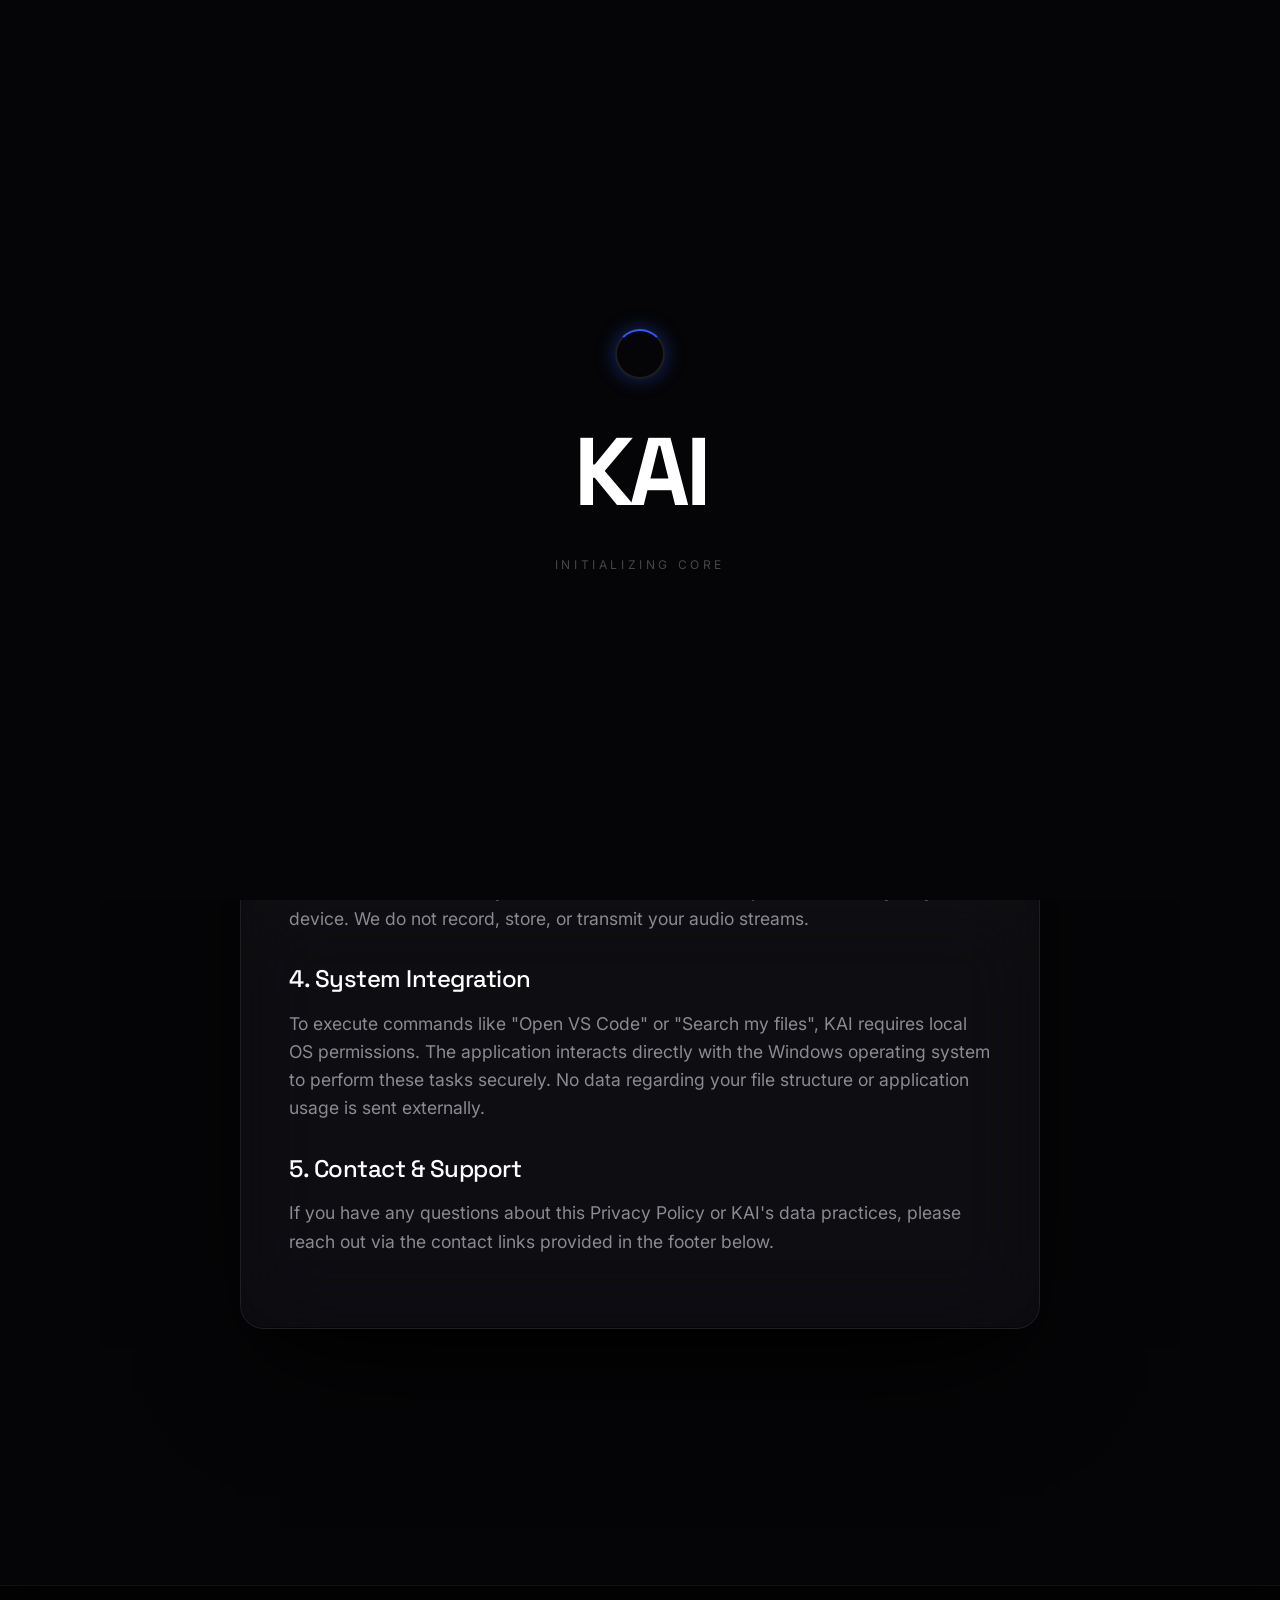
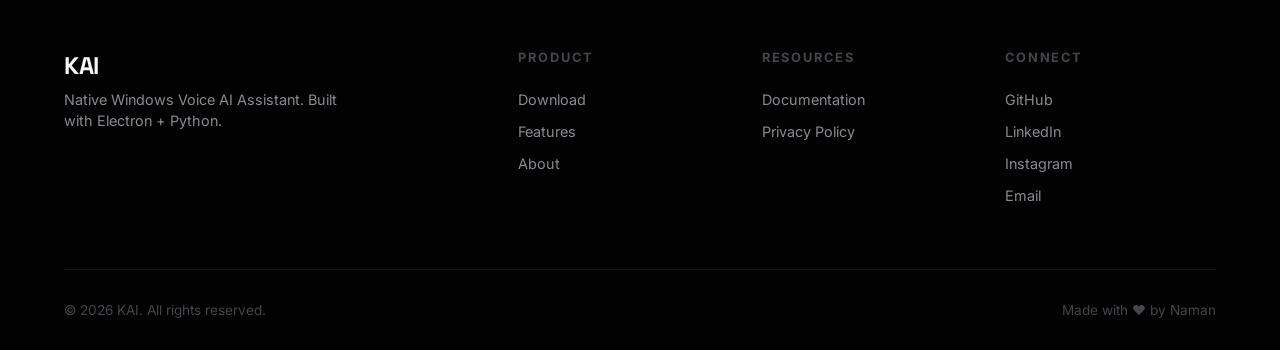
<file: privacy.html>
<!DOCTYPE html>
<html lang="en">
<head>
<meta charset="UTF-8">
<meta name="viewport" content="width=device-width, initial-scale=1.0">
<title>Privacy Policy — KAI</title>
<link rel="preconnect" href="https://fonts.googleapis.com">
<link href="https://fonts.googleapis.com/css2?family=Inter:wght@300;400;500;600&family=Space+Grotesk:wght@300;400;500;600;700&display=swap" rel="stylesheet">
<link rel="stylesheet" href="styles.css?v=14">
</head>
<body>
<div class="scroll-progress" id="scroll-progress"></div>
<div class="loader" id="loader"><div class="loader-ring"></div><div class="loader-logo">KAI</div><div class="loader-text">Initializing Core</div></div>
<div class="page-transition" id="page-transition"></div>
<canvas class="bg-canvas" id="bg-canvas"></canvas><div class="grain"></div><div class="vignette"></div>
<div class="cursor-reticle"></div><div class="cursor-dot"></div><div class="cursor-cross"></div><div class="cursor-cross v"></div>

<nav class="liquid-glass" id="nav">
  <div class="lg-backdrop"></div><div class="lg-edge"></div>
  <a href="index.html" class="nav-logo">KAI</a>
  <div class="nav-links">
    <a href="index.html" class="nav-link">Home</a>
    <a href="features.html" class="nav-link">Features</a>
    <a href="docs.html" class="nav-link">Docs</a>
    <a href="download.html" class="nav-link">Download</a>
    <a href="about.html" class="nav-link">About</a>
  </div>
  <a href="download.html" class="nav-cta">Get KAI</a>
</nav>

<main class="page-container">
  <div class="text-center section-spacing">
    <span class="section-label reveal">Legal</span>
    <h1 class="large-text split-text">Privacy Policy</h1>
  </div>

  <div class="max-width-800 section-spacing">
    <div class="reveal">
      <div class="liquid-glass glass-card"><div class="lg-backdrop"></div><div class="lg-edge"></div>
        <h3 class="medium-text" style="font-size: 1.5rem; margin-bottom: 1rem;">1. Local First Architecture</h3>
        <p class="paragraph-text">KAI is designed with a strict "Local First" philosophy. The application runs entirely on your Windows machine using Electron and Python. We do not operate external servers to process your voice commands or store your personal data.</p>
        
        <h3 class="medium-text" style="font-size: 1.5rem; margin-bottom: 1rem; margin-top: 2rem;">2. Memory Core & Recalls</h3>
        <p class="paragraph-text">The Memory Core feature stores your contextual preferences, identity details, and recalls locally on your hard drive. This data is never transmitted to external clouds or third-party servers. You have full control and can delete all memory files directly from the Recalls interface within the app at any time.</p>
        
        <h3 class="medium-text" style="font-size: 1.5rem; margin-bottom: 1rem; margin-top: 2rem;">3. Microphone Usage</h3>
        <p class="paragraph-text">KAI requires microphone access to function as a voice assistant. Audio processing for wake words (such as "hey kai") and voice commands is processed locally on your device. We do not record, store, or transmit your audio streams.</p>
        
        <h3 class="medium-text" style="font-size: 1.5rem; margin-bottom: 1rem; margin-top: 2rem;">4. System Integration</h3>
        <p class="paragraph-text">To execute commands like "Open VS Code" or "Search my files", KAI requires local OS permissions. The application interacts directly with the Windows operating system to perform these tasks securely. No data regarding your file structure or application usage is sent externally.</p>
        
        <h3 class="medium-text" style="font-size: 1.5rem; margin-bottom: 1rem; margin-top: 2rem;">5. Contact & Support</h3>
        <p class="paragraph-text">If you have any questions about this Privacy Policy or KAI's data practices, please reach out via the contact links provided in the footer below.</p>
      </div>
    </div>
  </div>
</main>

<footer>
  <div class="footer-grid">
    <div class="footer-brand"><h4>KAI</h4><p>Native Windows Voice AI Assistant. Built with Electron + Python.</p></div>
    <div class="footer-col"><h5>Product</h5><ul><li><a href="download.html">Download</a></li><li><a href="features.html">Features</a></li><li><a href="about.html">About</a></li></ul></div>
    <div class="footer-col"><h5>Resources</h5><ul><li><a href="docs.html">Documentation</a></li><li><a href="privacy.html">Privacy Policy</a></li></ul></div>
    <div class="footer-col"><h5>Connect</h5><ul>
      <li><a href="https://github.com/Naman-Aggarwal-dev" target="_blank">GitHub</a></li>
      <li><a href="https://www.linkedin.com/in/naman-aggarwal-3a08b0307/" target="_blank">LinkedIn</a></li>
      <li><a href="https://www.instagram.com/naman_aggarwall/" target="_blank">Instagram</a></li>
      <li><a href="mailto:namansingla8371@gmail.com">Email</a></li>
    </ul></div>
  </div>
  <div class="footer-bottom"><p>© 2026 KAI. All rights reserved.</p><p>Made with ❤️ by Naman</p></div>
</footer>

<script src="app.js?v=14"></script>
</body>
</html>
</file>
<file: styles.css>
/* ============ DESIGN TOKENS ============ */
:root {
  --bg-deep: #050507;
  --bg-graphite: #0A0A0D;
  --bg-elevated: #141418;
  --text-primary: #F8F8F8;
  --text-secondary: #8A8A90;
  --text-tertiary: #45454A;
  --accent-electric: #2D5BFF;
  --accent-hover: #4D73FF;
  --accent-glow: rgba(45, 91, 255, 0.4);
  --border-subtle: rgba(255, 255, 255, 0.06);
  --font-display: 'Space Grotesk', sans-serif;
  --font-body: 'Inter', sans-serif;
  --ease-out-expo: cubic-bezier(0.16, 1, 0.3, 1);
  --ease-spring: cubic-bezier(0.34, 1.56, 0.64, 1);
}

* { margin: 0; padding: 0; box-sizing: border-box; }
html { background: var(--bg-deep); -webkit-font-smoothing: antialiased; }
body { background-color: var(--bg-deep); color: var(--text-primary); font-family: var(--font-body); overflow-x: hidden; cursor: none; min-height: 100vh; position: relative; }
::selection { background: var(--accent-electric); color: #fff; }
a, button { cursor: none; color: inherit; text-decoration: none; border: none; background: none; font-family: inherit; }

/* ============ SCROLL PROGRESS ============ */
.scroll-progress { position: fixed; top: 0; left: 0; height: 2px; background: var(--accent-electric); box-shadow: 0 0 10px var(--accent-glow); z-index: 10001; width: 0%; transition: width 0.1s linear; }

/* ============ UNIQUE CUSTOM CURSOR (Reticle) ============ */
.cursor-reticle, .cursor-dot, .cursor-cross { position: fixed; top: 0; left: 0; pointer-events: none; z-index: 10000; transform: translate(-50%, -50%); mix-blend-mode: difference; }
.cursor-reticle { width: 24px; height: 24px; border: 1px solid #fff; transition: width 0.3s var(--ease-out-expo), height 0.3s var(--ease-out-expo), border-radius 0.3s; }
.cursor-dot { width: 4px; height: 4px; background: #fff; }
.cursor-cross { width: 16px; height: 1px; background: #fff; }
.cursor-cross.v { transform: translate(-50%, -50%) rotate(90deg); }
.cursor-hover .cursor-reticle { width: 48px; height: 48px; border-radius: 12px; }
.cursor-hover .cursor-dot { opacity: 0; }
.cursor-hover .cursor-cross { opacity: 0; }

/* ============ HEAVY ANIMATED BG ============ */
.bg-canvas { position: fixed; inset: 0; z-index: 0; pointer-events: none; opacity: 0.4; transition: transform 0.5s var(--ease-out-expo); }
.grain { position: fixed; inset: 0; z-index: 1; pointer-events: none; opacity: 0.05; mix-blend-mode: overlay; background-image: url("data:image/svg+xml,%3Csvg viewBox='0 0 400 400' xmlns='http://www.w3.org/2000/svg'%3E%3Cfilter id='n'%3E%3CfeTurbulence type='fractalNoise' baseFrequency='0.9' numOctaves='4' stitchTiles='stitch'/%3E%3C/filter%3E%3Crect width='100%25' height='100%25' filter='url(%23n)'/%3E%3C/svg%3E"); }
.vignette { position: fixed; inset: 0; z-index: 1; pointer-events: none; box-shadow: inset 0 0 200px 50px #000; }

main, nav, footer, .loader, .page-transition { position: relative; z-index: 2; }

/* ============ CINEMATIC CORE LOADER ============ */
.loader { position: fixed; inset: 0; background: var(--bg-deep); z-index: 10002; display: flex; flex-direction: column; align-items: center; justify-content: center; transition: opacity 0.8s var(--ease-out-expo); }
.loader.hidden { opacity: 0; visibility: hidden; }
.loader-ring { width: 50px; height: 50px; border: 2px solid rgba(255,255,255,0.1); border-top-color: var(--accent-electric); border-radius: 50%; animation: spin 1s linear infinite; margin-bottom: 2rem; box-shadow: 0 0 20px var(--accent-glow); }
@keyframes spin { to { transform: rotate(360deg); } }
.loader-logo { font-family: var(--font-display); font-size: clamp(3rem, 8vw, 6rem); font-weight: 700; letter-spacing: -0.05em; color: #fff; opacity: 0; animation: loaderFade 1s ease forwards; }
@keyframes loaderFade { to { opacity: 1; } }
.loader-text { font-size: 0.75rem; color: var(--text-tertiary); margin-top: 1.5rem; letter-spacing: 0.3em; text-transform: uppercase; }

/* ============ PAGE TRANSITION ============ */
.page-transition { position: fixed; inset: 0; background: var(--bg-deep); z-index: 9998; transform: scaleY(0); transform-origin: bottom; transition: transform 0.8s var(--ease-out-expo); pointer-events: none; }
.page-transition.active { transform: scaleY(1); transform-origin: top; }

/* ============ HEAVY PHYSICAL GLASS & SWEEP ============ */
.liquid-glass { position: relative; isolation: isolate; border-radius: 24px; background: rgba(20, 20, 24, 0.5); border: 1px solid rgba(255, 255, 255, 0.08); box-shadow: 0 1px 0 0 rgba(255, 255, 255, 0.1) inset, 0 -1px 0 0 rgba(0, 0, 0, 0.5) inset, 0 30px 60px -30px rgba(0, 0, 0, 0.8), 0 60px 120px -40px rgba(0, 0, 0, 0.9); overflow: hidden; transform: translateZ(0); transition: background 0.3s ease, border-color 0.3s ease, box-shadow 0.3s ease; }
.liquid-glass:hover { background: rgba(30, 30, 35, 0.6); border-color: rgba(255, 255, 255, 0.12); box-shadow: 0 1px 0 0 rgba(255, 255, 255, 0.1) inset, 0 -1px 0 0 rgba(0, 0, 0, 0.5) inset, 0 40px 80px -20px rgba(0, 0, 0, 0.9), 0 0 30px rgba(45, 91, 255, 0.05); }
.lg-backdrop { position: absolute; inset: 0; height: 200%; -webkit-backdrop-filter: blur(40px) saturate(150%) brightness(1.1); backdrop-filter: blur(40px) saturate(150%) brightness(1.1); pointer-events: none; -webkit-mask-image: linear-gradient(to bottom, black 0%, black 50%, transparent 50%); mask-image: linear-gradient(to bottom, black 0%, black 50%, transparent 50%); z-index: 0; }
.lg-edge { --thickness: 1px; position: absolute; left: 0; right: 0; bottom: 0; height: var(--thickness); background: rgba(255, 255, 255, 0.2); transform: translateY(100%); pointer-events: none; z-index: 0; }
.liquid-glass > *:not(.lg-backdrop):not(.lg-edge) { position: relative; z-index: 3; }
.liquid-glass::after { content: ''; position: absolute; top: 0; left: -100%; width: 50%; height: 100%; background: linear-gradient(to right, transparent, rgba(255,255,255,0.05), transparent); transform: skewX(-20deg); transition: left 0.8s var(--ease-out-expo); pointer-events: none; z-index: 2; }
.liquid-glass:hover::after { left: 150%; }

/* ============ NAVIGATION ============ */
nav.liquid-glass { position: fixed; top: 24px; left: 50%; transform: translateX(-50%) !important; width: calc(100% - 2rem); max-width: 1100px; z-index: 1000; padding: 0.75rem 1.5rem; display: flex; justify-content: space-between; align-items: center; border-radius: 100px; }
.nav-logo { font-family: var(--font-display); font-size: 1.2rem; font-weight: 600; padding-left: 0.5rem; letter-spacing: -0.02em; }
.nav-links { display: flex; gap: 1.5rem; align-items: center; }
.nav-link { font-size: 0.9rem; color: var(--text-secondary); transition: color 0.2s; padding: 0.5rem 0.75rem; border-radius: 100px; }
.nav-link:hover, .nav-link.active { color: #fff; background: rgba(255,255,255,0.05); }
.nav-cta { padding: 0.7rem 1.4rem; border: 1px solid rgba(255, 255, 255, 0.1); border-radius: 100px; font-size: 0.9rem; transition: all 0.2s; background: #fff; color: #000; font-weight: 500; will-change: transform; }
.nav-cta:hover { background: var(--text-secondary); border-color: var(--text-secondary); }

/* ============ LAYOUT & SPRING REVEALS ============ */
.page-container { padding-top: 8rem; padding-bottom: 6rem; min-height: 100vh; width: 100%; max-width: 1200px; margin: 0 auto; padding-left: clamp(1.5rem, 4vw, 3rem); padding-right: clamp(1.5rem, 4vw, 3rem); }
.split-text .char { display: inline-block; opacity: 0; transform: translateY(100%) rotate(10deg); transition: opacity 0.8s var(--ease-out-expo), transform 0.8s var(--ease-out-expo); }
.split-text.visible .char { opacity: 1; transform: translateY(0) rotate(0); }
.reveal-pop { opacity: 0; transform: translateY(40px) scale(0.95); transition: opacity 0.8s var(--ease-out-expo), transform 0.8s var(--ease-spring); }
.reveal-pop.visible { opacity: 1; transform: translateY(0) scale(1); }
.reveal { opacity: 0; transform: translateY(40px); transition: opacity 1.2s var(--ease-out-expo), transform 1.2s var(--ease-out-expo); }
.reveal.visible { opacity: 1; transform: translateY(0); }
.reveal-scale { opacity: 0; transform: scale(0.9); transition: opacity 1.2s var(--ease-out-expo), transform 1.2s var(--ease-spring); }
.reveal-scale.visible { opacity: 1; transform: scale(1); }
.reveal-delay-1 { transition-delay: 0.1s; } .reveal-delay-2 { transition-delay: 0.2s; } .reveal-delay-3 { transition-delay: 0.3s; } .reveal-delay-4 { transition-delay: 0.4s; }

/* ============ TYPOGRAPHY & UI ============ */
.hero-title { font-family: var(--font-display); font-size: clamp(3.5rem, 12vw, 8rem); font-weight: 700; letter-spacing: -0.06em; line-height: 0.9; margin-bottom: 1.5rem; }
.large-text { font-family: var(--font-display); font-size: clamp(2.2rem, 6vw, 5rem); font-weight: 500; line-height: 1.1; letter-spacing: -0.04em; margin-bottom: 1.5rem; }
.medium-text { font-family: var(--font-display); font-size: clamp(1.8rem, 4vw, 3rem); font-weight: 500; line-height: 1.2; letter-spacing: -0.03em; margin-bottom: 1rem; }
.text-secondary-highlight { color: var(--text-secondary); }
.text-gradient-fun { background: linear-gradient(90deg, #fff, #8A8A90, #fff, #8A8A90); background-size: 300% auto; -webkit-background-clip: text; -webkit-text-fill-color: transparent; background-clip: text; animation: shineText 8s linear infinite; }
@keyframes shineText { to { background-position: 300% center; } }
.section-label { font-size: 0.85rem; letter-spacing: 0.25em; text-transform: uppercase; color: var(--accent-electric); margin-bottom: 1rem; display: block; font-weight: 600; }
.paragraph-text { color: var(--text-secondary); font-size: 1.2rem; line-height: 1.7; margin-bottom: 1.5rem; }
.glass-card { padding: 3rem; margin-bottom: 0; height: 100%; }
.glass-card h3 { font-family: var(--font-display); font-size: 1.8rem; margin-bottom: 0.75rem; color: #fff; letter-spacing: -0.02em; }
.glass-card p { color: var(--text-secondary); line-height: 1.6; font-size: 1.1rem; }

.bento-grid { display: grid; grid-template-columns: repeat(4, 1fr); grid-auto-rows: minmax(200px, auto); gap: 2rem; margin-bottom: 8rem; }
.bento-item:nth-child(1) { grid-column: span 2; grid-row: span 2; } .bento-item:nth-child(2) { grid-column: span 2; } .bento-item:nth-child(3) { grid-column: span 1; } .bento-item:nth-child(4) { grid-column: span 1; } .bento-item:nth-child(5) { grid-column: span 2; }
.grid-2 { display: grid; grid-template-columns: 1fr 1fr; gap: 4rem; align-items: center; margin-bottom: 8rem; }
.grid-3 { display: grid; grid-template-columns: repeat(auto-fit, minmax(300px, 1fr)); gap: 2rem; margin-bottom: 8rem; }
.section-spacing { margin-bottom: 10rem; } .text-center { text-align: center; } .max-width-700 { max-width: 700px; margin-left: auto; margin-right: auto; } .max-width-800 { max-width: 800px; margin-left: auto; margin-right: auto; }

.btn-primary { display: inline-flex; align-items: center; justify-content: center; gap: 0.5rem; padding: 1.2rem 2.5rem; background: #fff; color: #000; font-family: var(--font-display); font-size: 1.1rem; border-radius: 100px; transition: background 0.2s, box-shadow 0.3s; will-change: transform; font-weight: 500; }
.btn-primary:hover { background: var(--text-secondary); box-shadow: 0 0 30px rgba(255,255,255,0.2); }
.btn-secondary { display: inline-flex; align-items: center; justify-content: center; gap: 0.5rem; padding: 1.2rem 2.5rem; background: rgba(255,255,255,0.02); border: 1px solid rgba(255,255,255,0.1); color: #fff; font-family: var(--font-display); font-size: 1.1rem; border-radius: 100px; transition: background 0.2s; backdrop-filter: blur(10px); will-change: transform; }
.btn-secondary:hover { background: rgba(255,255,255,0.08); }

.feature-row { display: grid; grid-template-columns: 1fr 1fr; gap: 6rem; align-items: center; margin-bottom: 10rem; }
.feature-row:nth-child(even) .feature-text { order: 2; }
.feature-visual { aspect-ratio: 4/3; background: var(--bg-graphite); border-radius: 16px; display: flex; align-items: center; justify-content: center; overflow: hidden; border: 1px solid var(--border-subtle); position: relative; padding: 10px; }
.feature-visual img { width: 100%; height: 100%; object-fit: cover; border-radius: 8px; }
.step-number { font-family: var(--font-display); font-size: 2rem; color: var(--accent-electric); margin-bottom: 1rem; display: block; font-weight: 700; }

/* ============ LIVE APP PREVIEW ============ */
.live-preview-wrapper { perspective: 1000px; margin: 0 auto 10rem; max-width: 800px; }
.live-preview { background: linear-gradient(135deg, #0a0a12 0%, #12121a 100%); border-radius: 16px; overflow: hidden; border: 1px solid rgba(255,255,255,0.08); box-shadow: 0 50px 100px -20px rgba(0,0,0,0.8), 0 0 50px rgba(45, 91, 255, 0.05); animation: float 6s ease-in-out infinite; transition: transform 0.2s var(--ease-out-expo); }
@keyframes float { 0%, 100% { transform: translateY(0) rotateX(0) rotateY(0); } 50% { transform: translateY(-15px) rotateX(2deg) rotateY(-2deg); } }
.lp-header { height: 40px; background: #141418; display: flex; align-items: center; padding: 0 16px; gap: 8px; border-bottom: 1px solid rgba(255,255,255,0.05); }
.lp-dot { width: 12px; height: 12px; border-radius: 50%; background: rgba(255,255,255,0.2); }
.lp-title { margin-left: auto; margin-right: auto; font-size: 0.8rem; color: var(--text-secondary); font-family: var(--font-display); letter-spacing: 0.05em; }
.lp-body { display: flex; height: 450px; padding: 2rem; gap: 2rem; }
.lp-sidebar { width: 80px; display: flex; flex-direction: column; gap: 1.5rem; align-items: center; }
.lp-avatar { width: 50px; height: 50px; border-radius: 50%; background: linear-gradient(135deg, #2D5BFF, #8A8A90); box-shadow: 0 0 20px var(--accent-glow); animation: pulse 3s infinite; }
@keyframes pulse { 0%, 100% { box-shadow: 0 0 20px var(--accent-glow); } 50% { box-shadow: 0 0 40px var(--accent-glow); } }
.lp-nav-icon { width: 30px; height: 30px; border-radius: 8px; background: rgba(255,255,255,0.05); transition: background 0.3s; }
.lp-nav-icon.active { background: var(--accent-electric); box-shadow: 0 0 10px var(--accent-glow); }
.lp-main { flex-grow: 1; display: flex; flex-direction: column; justify-content: center; }
.lp-status { font-size: 0.75rem; letter-spacing: 0.2em; text-transform: uppercase; color: var(--accent-electric); margin-bottom: 1rem; font-family: var(--font-display); }
.lp-text { font-family: var(--font-display); font-size: clamp(1.5rem, 3vw, 2rem); color: #fff; margin-bottom: 2rem; min-height: 80px; }
.lp-cursor { display: inline-block; width: 3px; height: 1.5rem; background: #fff; margin-left: 4px; vertical-align: middle; animation: blink 1s infinite; }
@keyframes blink { 50% { opacity: 0; } }
.lp-waveform { display: flex; gap: 6px; align-items: center; height: 60px; }
.lp-bar { width: 4px; background: var(--accent-electric); border-radius: 2px; animation: lp-wave 1.2s ease-in-out infinite; box-shadow: 0 0 5px var(--accent-glow); }
.lp-bar:nth-child(1) { animation-delay: 0s; } .lp-bar:nth-child(2) { animation-delay: 0.1s; } .lp-bar:nth-child(3) { animation-delay: 0.2s; } .lp-bar:nth-child(4) { animation-delay: 0.3s; } .lp-bar:nth-child(5) { animation-delay: 0.4s; } .lp-bar:nth-child(6) { animation-delay: 0.5s; } .lp-bar:nth-child(7) { animation-delay: 0.6s; } .lp-bar:nth-child(8) { animation-delay: 0.5s; } .lp-bar:nth-child(9) { animation-delay: 0.4s; } .lp-bar:nth-child(10) { animation-delay: 0.3s; }
@keyframes lp-wave { 0%, 100% { height: 10px; } 50% { height: 50px; } }
.hero-waveform { display: flex; gap: 4px; align-items: center; justify-content: center; height: 60px; margin-bottom: 2.5rem; }
.wave-bar { width: 3px; background: rgba(255,255,255,0.3); animation: wave 1.2s ease-in-out infinite; border-radius: 2px; }
.wave-bar:nth-child(2) { animation-delay: 0.1s; } .wave-bar:nth-child(3) { animation-delay: 0.2s; } .wave-bar:nth-child(4) { animation-delay: 0.3s; } .wave-bar:nth-child(5) { animation-delay: 0.4s; } .wave-bar:nth-child(6) { animation-delay: 0.5s; } .wave-bar:nth-child(7) { animation-delay: 0.6s; }
@keyframes wave { 0%, 100% { height: 10px; background: rgba(255,255,255,0.2); } 50% { height: 40px; background: #fff; } }

/* Coming Soon */
.coming-soon-tag { display: inline-block; padding: 0.3rem 0.8rem; background: rgba(255,255,255,0.1); border: 1px solid rgba(255,255,255,0.2); border-radius: 100px; font-size: 0.75rem; margin-bottom: 1rem; letter-spacing: 0.1em; font-family: var(--font-display); color: #fff; }
.visual-locked { filter: grayscale(100%) brightness(0.4); }
.lock-overlay { position: absolute; inset: 0; display: flex; align-items: center; justify-content: center; font-family: var(--font-display); letter-spacing: 0.2em; text-transform: uppercase; color: rgba(255,255,255,0.8); font-size: 0.9rem; z-index: 5; }

/* Marquee */
.marquee { overflow: hidden; padding: 2rem 0; margin-bottom: 8rem; border-top: 1px solid var(--border-subtle); border-bottom: 1px solid var(--border-subtle); }
.marquee-content { display: flex; gap: 4rem; animation: marquee 30s linear infinite; white-space: nowrap; }
@keyframes marquee { to { transform: translateX(-50%); } }
.marquee-item { font-family: var(--font-display); font-size: 2rem; font-weight: 500; color: var(--text-tertiary); display: flex; align-items: center; gap: 1rem; letter-spacing: -0.02em; }
.marquee-item::after { content: '✦'; color: var(--accent-electric); font-size: 1rem; }

/* ============ DOCS & DOWNLOAD ADDITIONS (Tables, Code, Accordion) ============ */
.code-block { background: #0d0d12; border: 1px solid rgba(255,255,255,0.08); border-radius: 12px; padding: 1.5rem; font-family: 'Courier New', monospace; font-size: 0.9rem; color: #a5d6ff; overflow-x: auto; position: relative; margin-bottom: 1.5rem; }
.code-block .copy-btn { position: absolute; top: 10px; right: 10px; padding: 0.5rem 1rem; background: rgba(255,255,255,0.1); border: none; border-radius: 6px; color: #fff; font-size: 0.75rem; cursor: none; transition: background 0.3s; }
.code-block .copy-btn:hover { background: rgba(255,255,255,0.2); }
.code-comment { color: #6a9955; } .code-fn { color: #dcdcaa; } .code-str { color: #ce9178; } .code-key { color: #c586c0; }

.req-table { width: 100%; border-collapse: collapse; margin-bottom: 2rem; }
.req-table th, .req-table td { padding: 1rem; border-bottom: 1px solid var(--border-subtle); text-align: left; }
.req-table th { color: var(--text-tertiary); font-family: var(--font-display); font-size: 0.9rem; text-transform: uppercase; letter-spacing: 0.1em; }
.req-table td { color: var(--text-secondary); font-size: 1rem; }

.faq-item { margin-bottom: 1rem; border: 1px solid var(--border-subtle); border-radius: 16px; overflow: hidden; background: rgba(255,255,255,0.02); }
.faq-question { width: 100%; text-align: left; padding: 1.5rem; display: flex; justify-content: space-between; align-items: center; font-family: var(--font-display); font-size: 1.1rem; cursor: none; transition: background 0.3s; }
.faq-question:hover { background: rgba(255,255,255,0.05); }
.faq-icon { transition: transform 0.3s var(--ease-out-expo); font-size: 1.5rem; }
.faq-item.active .faq-icon { transform: rotate(45deg); color: var(--accent-electric); }
.faq-answer { max-height: 0; overflow: hidden; transition: max-height 0.5s var(--ease-out-expo), padding 0.5s var(--ease-out-expo); padding: 0 1.5rem; }
.faq-item.active .faq-answer { max-height: 200px; padding: 1.5rem; }

/* ============ FOOTER ============ */
footer { padding: 4rem clamp(1.5rem, 5vw, 4rem) 2rem; border-top: 1px solid var(--border-subtle); background: rgba(0, 0, 0, 0.5); backdrop-filter: blur(30px); }
.footer-grid { display: grid; grid-template-columns: 2fr 1fr 1fr 1fr; gap: 2rem; max-width: 1200px; margin: 0 auto; }
.footer-brand h4 { font-family: var(--font-display); font-size: 1.5rem; margin-bottom: 0.5rem; letter-spacing: -0.02em; }
.footer-brand p { color: var(--text-secondary); font-size: 0.9rem; max-width: 300px; line-height: 1.5; }
.footer-col h5 { font-size: 0.8rem; color: var(--text-tertiary); text-transform: uppercase; letter-spacing: 0.15em; margin-bottom: 1.5rem; }
.footer-col ul { list-style: none; display: flex; flex-direction: column; gap: 0.75rem; }
.footer-col a { color: var(--text-secondary); font-size: 0.9rem; transition: color 0.2s; }
.footer-col a:hover { color: #fff; }
.footer-bottom { max-width: 1200px; margin: 4rem auto 0; padding-top: 2rem; border-top: 1px solid var(--border-subtle); display: flex; justify-content: space-between; font-size: 0.85rem; color: var(--text-tertiary); }

/* ============ RESPONSIVE ============ */
@media (max-width: 768px) {
  body { cursor: auto; }
  .cursor-reticle, .cursor-dot, .cursor-cross { display: none; }
  a, button { cursor: pointer; }
  .nav-links { display: none; }
  nav.liquid-glass { width: calc(100% - 2rem); }
  .grid-2, .feature-row, .grid-3, .bento-grid { grid-template-columns: 1fr; gap: 2rem; margin-bottom: 4rem; }
  .bento-item:nth-child(n) { grid-column: span 1; grid-row: span 1; }
  .feature-row:nth-child(even) .feature-text { order: 0; }
  .footer-grid { grid-template-columns: 1fr 1fr; }
  .footer-brand { grid-column: span 2; margin-bottom: 2rem; }
  .footer-bottom { flex-direction: column; gap: 1rem; text-align: center; }
  .lp-body { flex-direction: column; padding: 1rem; height: auto; }
  .lp-sidebar { flex-direction: row; width: 100%; justify-content: center; padding-bottom: 1rem; border-bottom: 1px solid rgba(255,255,255,0.05); }
}
</file>
